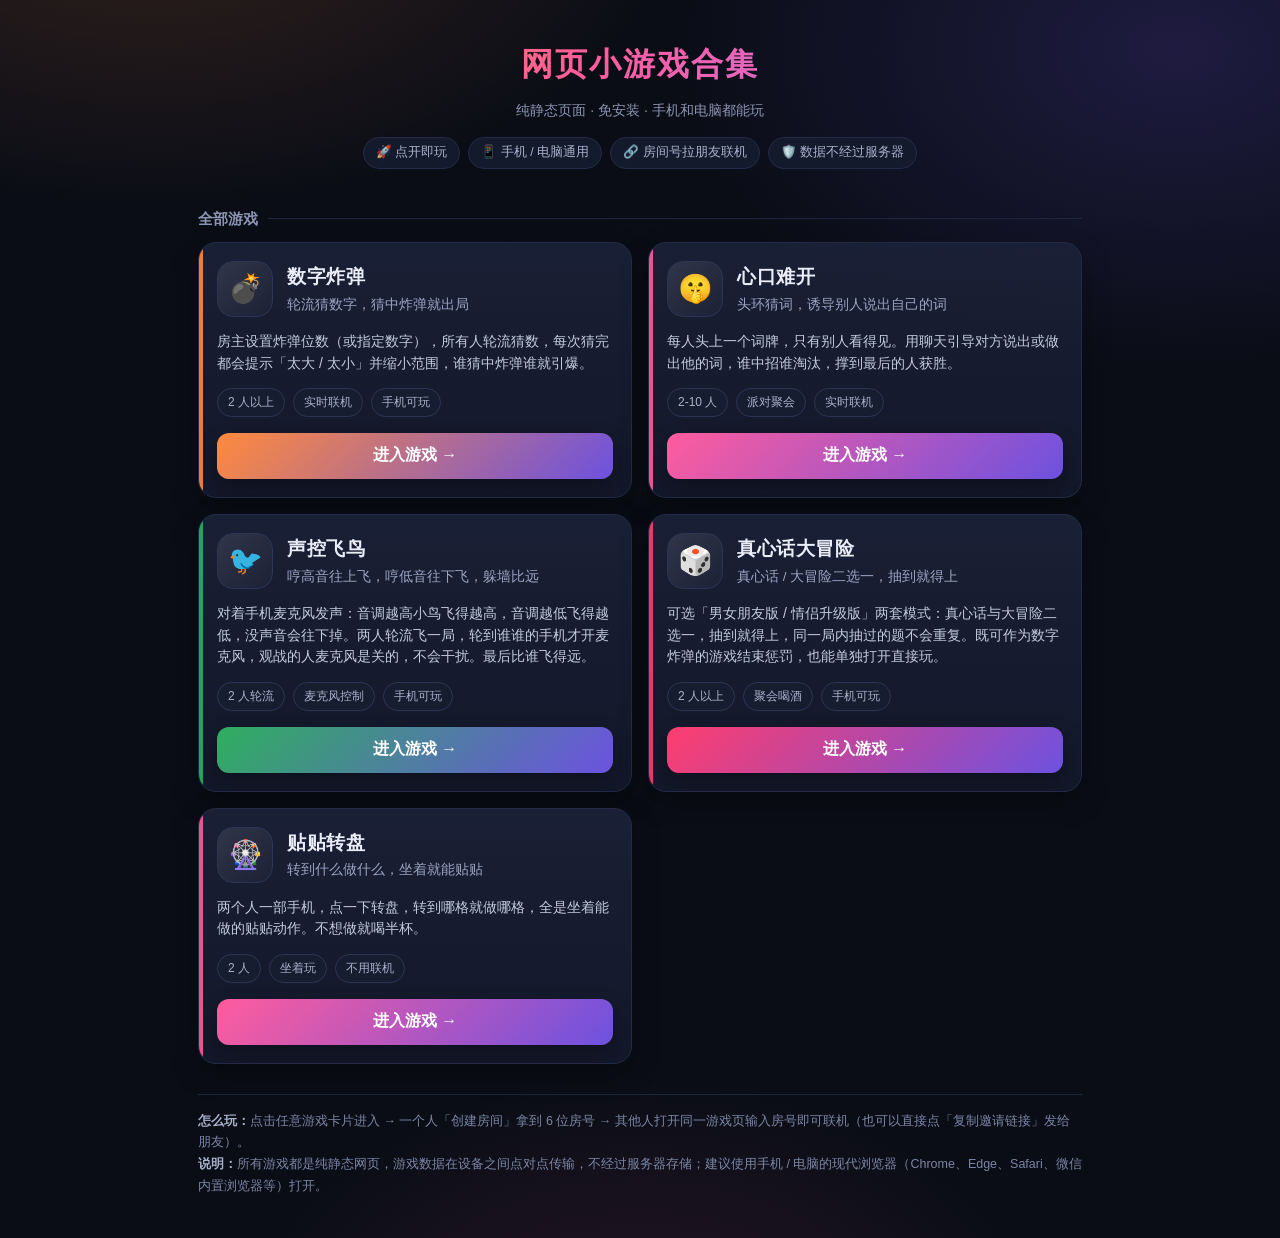
<file: index.html>
<!DOCTYPE html>
<html lang="zh-CN">
<head>
<meta charset="utf-8">
<meta name="viewport" content="width=device-width,initial-scale=1,viewport-fit=cover,user-scalable=no">
<meta name="theme-color" content="#0a0d16">
<meta name="description" content="网页小游戏合集 · 纯静态、免安装、手机电脑都能玩的多人联机小游戏。">
<title>网页小游戏合集</title>
<link rel="icon" href="data:image/svg+xml,%3Csvg xmlns='http://www.w3.org/2000/svg' viewBox='0 0 64 64'%3E%3Crect x='6' y='16' width='52' height='34' rx='8' fill='%231b2238'/%3E%3Crect x='26' y='8' width='12' height='10' rx='3' fill='%23ff8a3d'/%3E%3Cpath d='M22 36h6M25 33v6' stroke='%23ffd54a' stroke-width='4' stroke-linecap='round'/%3E%3Ccircle cx='40' cy='34' r='3' fill='%23ff5c9d'/%3E%3Ccircle cx='46' cy='40' r='3' fill='%237c5cff'/%3E%3C/svg%3E">
<style>
*{box-sizing:border-box;-webkit-tap-highlight-color:transparent}
html,body{margin:0;padding:0;min-height:100%}
body{
  background:#0a0d16;
  background-image:radial-gradient(900px 520px at 12% -8%,rgba(255,138,61,.16),transparent 60%),radial-gradient(820px 520px at 92% 4%,rgba(124,92,255,.18),transparent 62%),radial-gradient(700px 480px at 50% 110%,rgba(255,92,157,.12),transparent 60%);
  color:#e9edf7;
  font:16px/1.55 -apple-system,BlinkMacSystemFont,"Segoe UI","PingFang SC","Hiragino Sans GB","Microsoft YaHei",sans-serif;
  -webkit-text-size-adjust:100%;
}
.wrap{
  max-width:920px;margin:0 auto;
  padding:calc(28px + env(safe-area-inset-top)) 18px calc(40px + env(safe-area-inset-bottom));
}
header.top{text-align:center;padding:12px 0 6px}
header.top h1{
  margin:0;font-size:32px;font-weight:800;letter-spacing:2px;
  background:linear-gradient(120deg,#ff8a3d,#ff5c9d 45%,#a97bff);
  -webkit-background-clip:text;background-clip:text;color:transparent;
}
header.top p{margin:10px 0 0;color:#8b95b2;font-size:14px}
.tips{
  display:flex;gap:8px;justify-content:center;flex-wrap:wrap;margin:16px 0 6px;
}
.tips span{
  font-size:12.5px;color:#a9b2cc;border:1px solid #232b47;background:#131a2c;
  border-radius:999px;padding:5px 12px;
}
h2.section{
  font-size:15px;color:#8b95b2;font-weight:600;margin:26px 0 12px;
  display:flex;align-items:center;gap:10px;
}
h2.section::after{content:"";flex:1;height:1px;background:#1f2740}

.games{display:grid;grid-template-columns:repeat(auto-fill,minmax(320px,1fr));gap:16px}
.game{
  position:relative;display:block;text-decoration:none;color:inherit;
  background:linear-gradient(180deg,rgba(26,32,54,.96),rgba(19,24,42,.96));
  border:1px solid #232b47;border-radius:18px;padding:18px;
  box-shadow:0 10px 28px rgba(0,0,0,.28);
  transition:transform .14s ease,border-color .18s ease,box-shadow .18s ease;
  overflow:hidden;
}
.game::before{
  content:"";position:absolute;inset:0 auto 0 0;width:4px;
  background:var(--accent,#7c5cff);opacity:.9;
}
.game:hover{transform:translateY(-3px);border-color:#33406b;box-shadow:0 16px 36px rgba(0,0,0,.36)}
.game:active{transform:translateY(-1px) scale(.995)}
.game .row1{display:flex;align-items:center;gap:14px}
.game .ico{
  width:56px;height:56px;flex:0 0 auto;border-radius:16px;
  display:flex;align-items:center;justify-content:center;font-size:28px;
  background:linear-gradient(135deg,rgba(255,255,255,.10),rgba(255,255,255,.02));
  border:1px solid #2c3556;
}
.game h3{margin:0;font-size:19px;font-weight:700;letter-spacing:.5px}
.game .tagline{margin:3px 0 0;color:#9aa4c2;font-size:13.5px}
.game .desc{margin:14px 0 0;color:#c3cbdf;font-size:14px}
.game .meta{display:flex;gap:8px;flex-wrap:wrap;margin-top:14px}
.game .meta span{
  font-size:12px;color:#a9b2cc;border:1px solid #2c3556;background:#161d31;
  border-radius:999px;padding:4px 10px;
}
.game .go{
  margin-top:16px;height:46px;border-radius:12px;
  display:flex;align-items:center;justify-content:center;gap:8px;
  font-weight:700;color:#fff;
  background:linear-gradient(135deg,var(--accent,#7c5cff),rgba(124,92,255,.85));
  box-shadow:0 8px 20px rgba(0,0,0,.3);
}
.game.soon{opacity:.55;cursor:not-allowed}
.game.soon .go{background:#2a3352;color:#9aa4c2}
.footnotice{
  margin:30px 0 0;color:#7b86a5;font-size:12.5px;line-height:1.75;
  border-top:1px solid #1f2740;padding-top:16px;
}
.footnotice b{color:#a9b2cc}
@media (max-width:420px){
  .wrap{padding:calc(20px + env(safe-area-inset-top)) 14px calc(30px + env(safe-area-inset-bottom))}
  header.top h1{font-size:27px}
  .games{grid-template-columns:1fr;gap:14px}
  .game{padding:16px}
}
</style>
</head>
<body>
<div class="wrap">
  <header class="top">
    <h1>网页小游戏合集</h1>
    <p>纯静态页面 · 免安装 · 手机和电脑都能玩</p>
    <div class="tips">
      <span>🚀 点开即玩</span>
      <span>📱 手机 / 电脑通用</span>
      <span>🔗 房间号拉朋友联机</span>
      <span>🛡️ 数据不经过服务器</span>
    </div>
  </header>

  <h2 class="section">全部游戏</h2>
  <div class="games" id="games"></div>

  <div class="footnotice">
    <b>怎么玩：</b>点击任意游戏卡片进入 → 一个人「创建房间」拿到 6 位房号 → 其他人打开同一游戏页输入房号即可联机（也可以直接点「复制邀请链接」发给朋友）。<br>
    <b>说明：</b>所有游戏都是纯静态网页，游戏数据在设备之间点对点传输，不经过服务器存储；建议使用手机 / 电脑的现代浏览器（Chrome、Edge、Safari、微信内置浏览器等）打开。
  </div>
</div>

<!-- 游戏清单配置：新增游戏只需修改 games.js -->
<script src="games.js"></script>
<script>
(function () {
  var box = document.getElementById('games');
  var list = window.GAMES || [];

  if (!list.length) {
    box.innerHTML = '<div class="game soon"><h3>清单未加载</h3>' +
      '<p class="desc">未能读取 games.js，请确认它与首页 index.html 在同一目录下。</p></div>';
    return;
  }

  list.forEach(function (g) {
    var a = document.createElement(g.soon ? 'div' : 'a');
    a.className = 'game' + (g.soon ? ' soon' : '');
    if (!g.soon) a.href = g.url;
    if (g.accent) a.style.setProperty('--accent', g.accent);

    var ic = document.createElement('div');
    ic.className = 'ico';
    ic.textContent = g.icon || '🎮';

    var h3 = document.createElement('h3');
    h3.textContent = g.name || '未命名游戏';

    var tg = document.createElement('p');
    tg.className = 'tagline';
    tg.textContent = g.tagline || '';

    var left = document.createElement('div');
    left.style.flex = '1';
    left.appendChild(h3);
    left.appendChild(tg);

    var row1 = document.createElement('div');
    row1.className = 'row1';
    row1.appendChild(ic);
    row1.appendChild(left);
    a.appendChild(row1);

    if (g.desc) {
      var d = document.createElement('p');
      d.className = 'desc';
      d.textContent = g.desc;
      a.appendChild(d);
    }

    if (g.meta && g.meta.length) {
      var m = document.createElement('div');
      m.className = 'meta';
      g.meta.forEach(function (t) {
        var s = document.createElement('span');
        s.textContent = t;
        m.appendChild(s);
      });
      a.appendChild(m);
    }

    var go = document.createElement('div');
    go.className = 'go';
    go.textContent = g.soon ? '即将上线' : '进入游戏 →';
    a.appendChild(go);

    box.appendChild(a);
  });
})();
</script>
</body>
</html>
</file>
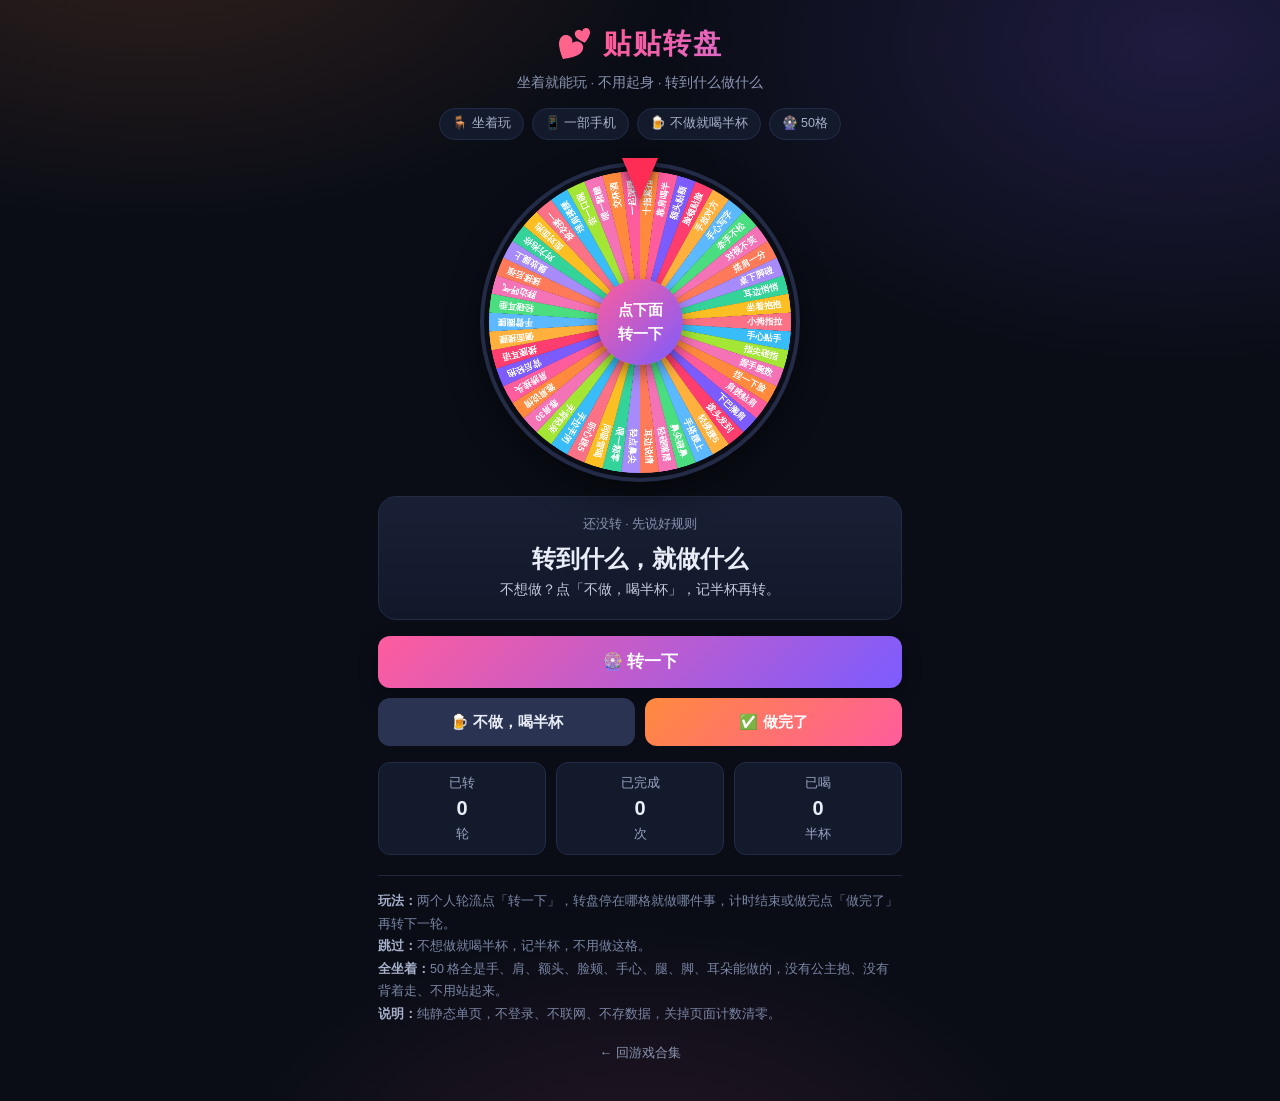
<file: couple-wheel/index.html>
<!DOCTYPE html>
<html lang="zh-CN">
<head>
<meta charset="utf-8">
<meta name="viewport" content="width=device-width,initial-scale=1,viewport-fit=cover,user-scalable=no">
<meta name="theme-color" content="#0a0d16">
<title>贴贴转盘 · 坐着玩</title>
<style>
*{box-sizing:border-box;-webkit-tap-highlight-color:transparent}
html,body{margin:0;padding:0;min-height:100%}
body{background:#0a0d16;background-image:radial-gradient(900px 520px at 12% -8%,rgba(255,138,61,.16),transparent 60%),radial-gradient(820px 520px at 92% 4%,rgba(124,92,255,.18),transparent 62%),radial-gradient(700px 480px at 50% 110%,rgba(255,92,157,.12),transparent 60%);color:#e9edf7;font:16px/1.55 -apple-system,BlinkMacSystemFont,"Segoe UI","PingFang SC","Hiragino Sans GB","Microsoft YaHei",sans-serif}
.wrap{max-width:560px;margin:0 auto;padding:calc(22px + env(safe-area-inset-top)) 18px calc(36px + env(safe-area-inset-bottom));text-align:center}
h1{margin:0;font-size:28px;font-weight:800;letter-spacing:2px;background:linear-gradient(120deg,#ff8a3d,#ff5c9d 45%,#a97bff);-webkit-background-clip:text;background-clip:text;color:transparent}
.sub{margin:8px 0 0;color:#8b95b2;font-size:13.5px}
.chips{display:flex;gap:8px;justify-content:center;flex-wrap:wrap;margin:14px 0 4px}
.chips span{font-size:12.5px;color:#a9b2cc;border:1px solid #232b47;background:#131a2c;border-radius:999px;padding:5px 12px}
.wheel-box{position:relative;width:min(320px,84vw);height:min(320px,84vw);margin:22px auto 8px}
#wheel{width:100%;height:100%;border-radius:50%;box-shadow:0 14px 34px rgba(0,0,0,.45);border:4px solid #232b47;transition:transform 3.2s cubic-bezier(.12,.8,.16,1)}
.pointer{position:absolute;top:-4px;left:50%;transform:translateX(-50%);width:0;height:0;border-left:18px solid transparent;border-right:18px solid transparent;border-top:42px solid #ff2d55;z-index:3;filter:drop-shadow(0 3px 6px rgba(0,0,0,.6))}
.hub{position:absolute;top:50%;left:50%;transform:translate(-50%,-50%);width:86px;height:86px;border-radius:50%;background:linear-gradient(135deg,#ff5c9d,#7c5cff);display:flex;align-items:center;justify-content:center;font-weight:800;font-size:15px;color:#fff;box-shadow:0 8px 20px rgba(0,0,0,.4);z-index:2}
.result{min-height:118px;margin:14px 0 6px;background:linear-gradient(180deg,rgba(26,32,54,.96),rgba(19,24,42,.96));border:1px solid #232b47;border-radius:18px;padding:18px}
.result .label{font-size:12.5px;color:#8b95b2}
.result .action{font-size:24px;font-weight:800;margin:6px 0 2px}
.result .detail{font-size:14px;color:#c3cbdf}
.timer{font-size:42px;font-weight:800;margin:2px 0;color:#ffd54a}
button{border:0;cursor:pointer;font:inherit;font-weight:700;color:#fff;border-radius:12px}
.btn-main{width:100%;height:52px;background:linear-gradient(135deg,#ff5c9d,#7c5cff);font-size:17px;margin-top:10px;box-shadow:0 8px 20px rgba(0,0,0,.3)}
.btn-main:disabled{opacity:.55}
.btn-row{display:flex;gap:10px;margin-top:10px}
.btn-row button{flex:1;height:48px;font-size:15px}
.btn-drink{background:#2a3352;color:#e9edf7}
.btn-done{background:linear-gradient(135deg,#ff8a3d,#ff5c9d)}
.stats{display:flex;gap:10px;margin-top:16px}
.stats div{flex:1;background:#131a2c;border:1px solid #232b47;border-radius:12px;padding:10px 4px;font-size:13px;color:#9aa4c2}
.stats b{display:block;font-size:20px;color:#e9edf7}
.rules{margin:20px 0 0;color:#7b86a5;font-size:12.5px;line-height:1.8;text-align:left;border-top:1px solid #1f2740;padding-top:14px}
.rules b{color:#a9b2cc}
a.back{display:inline-block;margin-top:18px;color:#8b95b2;font-size:13px;text-decoration:none}
.wheel-confetti{position:fixed;inset:0;width:100%;height:100%;pointer-events:none;z-index:80}
</style>
</head>
<body>
<div class="wrap">
  <h1>💕 贴贴转盘</h1>
  <p class="sub">坐着就能玩 · 不用起身 · 转到什么做什么</p>
  <div class="chips"><span>🪑 坐着玩</span><span>📱 一部手机</span><span>🍺 不做就喝半杯</span><span>🎡 50格</span></div>

  <div class="wheel-box">
    <div class="pointer"></div>
    <canvas id="wheel" width="640" height="640"></canvas>
    <div class="hub">点下面<br>转一下</div>
  </div>

  <div class="result" id="result">
    <div class="label">还没转 · 先说好规则</div>
    <div class="action">转到什么，就做什么</div>
    <div class="detail">不想做？点「不做，喝半杯」，记半杯再转。</div>
  </div>

  <button class="btn-main" id="spinBtn" onclick="spin()">🎡 转一下</button>
  <div class="btn-row">
    <button class="btn-drink" id="drinkBtn" onclick="skipDrink()" disabled>🍺 不做，喝半杯</button>
    <button class="btn-done" id="doneBtn" onclick="done()" disabled>✅ 做完了</button>
  </div>

  <div class="stats">
    <div>已转<b id="rounds">0</b>轮</div>
    <div>已完成<b id="dones">0</b>次</div>
    <div>已喝<b id="drinks">0</b>半杯</div>
  </div>

  <div class="rules">
    <b>玩法：</b>两个人轮流点「转一下」，转盘停在哪格就做哪件事，计时结束或做完点「做完了」再转下一轮。<br>
    <b>跳过：</b>不想做就喝半杯，记半杯，不用做这格。<br>
    <b>全坐着：</b>50 格全是手、肩、额头、脸颊、手心、腿、脚、耳朵能做的，没有公主抱、没有背着走、不用站起来。<br>
    <b>说明：</b>纯静态单页，不登录、不联网、不存数据，关掉页面计数清零。
  </div>
  <a class="back" href="../">← 回游戏合集</a>
</div>

<script>
var ACTIONS = [
    {t:"十指紧扣",d:"两个人十指紧扣，坚持 1 分钟，中间不许松开。",s:60},
    {t:"靠肩喝半杯",d:"一个人靠在另一个人肩上，把半杯喝完再起来。",s:0},
    {t:"额头贴额头",d:"额头贴额头，坚持 30 秒，谁先笑谁多喝一口。",s:30},
    {t:"脸颊贴脸颊",d:"脸颊贴脸颊，坚持 30 秒，贴紧了不许躲。",s:30},
    {t:"手放对方腿上",d:"把手轻轻放对方腿上，保持 1 分钟，不许拿开。",s:60},
    {t:"手心写字",d:"一个人在另一个人手心里写一个字，猜对了换人写，猜错喝一口。",s:0},
    {t:"牵手不松到下一轮",d:"从现在起一直牵着手，直到下一轮转完才能松开。",s:0},
    {t:"对视不笑",d:"两个人对视 30 秒，谁先笑谁喝半杯，输的人被捏一下脸颊。",s:30},
    {t:"搭肩一分钟",d:"把手搭在对方肩上，保持 1 分钟，肩膀不许离开。",s:60},
    {t:"桌下脚碰脚",d:"桌子下面脚碰脚，保持 1 分钟，不许躲开。",s:60},
    {t:"耳边悄悄话",d:"凑到对方耳边说一句悄悄话，说完脸颊贴一下。",s:0},
    {t:"坐着抱抱",d:"侧身抱住对方，坚持 30 秒，抱紧了不许松。",s:30},
    {t:"小拇指拉钩",d:"两人小拇指拉钩，说一句「不许反悔」，保持5秒。",s:0},
    {t:"手心贴手心",d:"两人手心贴手心，比谁的手大，保持5秒。",s:0},
    {t:"指尖碰指尖",d:"两人轮流用指尖碰对方指尖，像触电，持续5秒。",s:0},
    {t:"握手腕数心跳",d:"握住对方手腕，数10秒心跳。",s:10},
    {t:"捏一下脸蛋",d:"轻轻捏一下对方脸蛋，看反应。",s:0},
    {t:"肩膀贴肩膀",d:"两人肩膀贴肩膀坐10秒不说话。",s:10},
    {t:"下巴搁肩上",d:"把下巴轻轻搁在对方肩上，停5秒。",s:0},
    {t:"拨头发到耳后",d:"帮对方把头发拨到耳后，动作慢一点。",s:0},
    {t:"轻搂腰5秒",d:"轻轻搂住对方的腰，保持5秒。",s:0},
    {t:"手搭腰上5秒",d:"一只手轻搭对方腰上，保持5秒不说话。",s:0},
    {t:"鼻尖碰鼻尖",d:"两人鼻尖碰鼻尖，停5秒分开。",s:0},
    {t:"轻碰嘴唇一下",d:"用指尖轻碰一下对方嘴唇，碰一下就收回。",s:0},
    {t:"耳边说情话",d:"对着对方耳朵，用最小声音说一句情话。",s:0},
    {t:"轻点鼻尖",d:"用指尖轻点对方鼻尖，说「小笨蛋」。",s:0},
    {t:"喂一颗零食",d:"喂对方吃一颗你手里的零食/葡萄。",s:0},
    {t:"同吸管喝一口",d:"用你的吸管，让对方喝一口你的饮料，保持5秒。",s:0},
    {t:"听心跳5秒",d:"让对方听你心跳，耳朵贴你胸口5秒。",s:0},
    {t:"手拉手闭眼",d:"两人手拉手，闭眼10秒，感受对方。",s:10},
    {t:"手背轻亲一下",d:"轻在对方手背上亲一下，说「谢谢配合」。",s:0},
    {t:"靠肩30秒",d:"把头靠在对方肩膀上，保持30秒，不许躲。",s:30},
    {t:"靠肩说情话",d:"让对方靠在你肩上，你轻轻说一句情话。",s:0},
    {t:"肩膀接头",d:"让对方靠过来，你用肩膀接住他/她的头，保持10秒。",s:10},
    {t:"背后轻抱",d:"从背后轻抱对方，双手搭在腰前数5秒。",s:5},
    {t:"搂腰耳语",d:"轻搂对方腰，在耳边说「你好瘦/好有料」，保持5秒。",s:5},
    {t:"侧面搂腰",d:"轻从侧面搂对方腰，问一句「能搂吗」。",s:0},
    {t:"手臂圈腰",d:"用手臂轻圈对方腰，问「你腰真细/真结实」，保持5秒。",s:5},
    {t:"轻碰耳垂",d:"轻碰一下对方耳垂，碰一下就收回，保持5秒。",s:5},
    {t:"脖边呼气",d:"把脸凑近对方脖子旁边，呼一口气（不碰到），保持5秒。",s:5},
    {t:"揉揉后颈",d:"轻轻揉一下对方后颈，保持5秒。",s:5},
    {t:"腿放腿上",d:"让对方把一只脚的大腿放在自己腿上，保持1分钟。",s:60},
    {t:"对方抱你",d:"让对方抱你一下，你数对方抱了几秒。",s:0},
    {t:"面对面抱",d:"两人面对面轻抱一下，不超5秒，看谁先松手。",s:5},
    {t:"披衣搂一下",d:"把外套披在对方肩上，顺手搂一下，保持5秒。",s:5},
    {t:"埋肩搂腰",d:"轻搂对方腰，把头埋在他/她肩膀上，保持5秒。",s:5},
    {t:"尝一口碗里",d:"让对方尝一口你碗里的东西，用同一双筷子/勺子。",s:0},
    {t:"喂一颗糖",d:"让对方张开嘴，你喂一颗糖进去。",s:0},
    {t:"交杯酒",d:"两人手臂交缠，各喝一口自己的酒，眼睛看着对方。",s:0},
    {t:"一起深呼吸",d:"两人一起做3次深呼吸，看谁先笑。",s:0}
  ];
var COLORS=["#ff8a3d","#ff5c9d","#7c5cff","#ff3d6e","#ffb03d","#5cb8ff","#4ade80","#f472b6","#ff7a59","#a78bfa","#34d399","#fbbf24","#fb7185","#38bdf8","#a3e635","#f472b6"];
var cv=document.getElementById("wheel"),ctx=cv.getContext("2d");
var angle=0,spinning=false,timerId=null,left=0,rounds=0,dones=0,drinks=0,current=-1;
function draw(){
  var cx=320,cy=320,r=310;
  ctx.clearRect(0,0,640,640);
  var N=ACTIONS.length;
  for(var i=0;i<N;i++){
    var step=Math.PI*2/N;
    var a0=i*step-Math.PI/2,a1=a0+step;
    ctx.beginPath();ctx.moveTo(cx,cy);ctx.arc(cx,cy,r,a0,a1);ctx.closePath();
    ctx.fillStyle=COLORS[i%COLORS.length];ctx.fill();
    ctx.save();ctx.translate(cx,cy);ctx.rotate(a0+step/2);
    ctx.fillStyle="#fff";ctx.font="bold 18px sans-serif";ctx.textAlign="right";ctx.textBaseline="middle";
    var label=ACTIONS[i].t.replace(/\s/g,"");label=label.length>4?label.slice(0,4):label;
    ctx.fillText(label,r-18,0);ctx.restore();
  }
  ctx.beginPath();ctx.arc(cx,cy,58,0,Math.PI*2);ctx.fillStyle="#0a0d16";ctx.fill();
}
draw();

function launchConfetti(){
  var old=document.querySelector('.wheel-confetti');if(old&&old.parentNode)old.parentNode.removeChild(old);
  var cv=document.createElement('canvas');cv.className='wheel-confetti';
  cv.width=window.innerWidth;cv.height=window.innerHeight;document.body.appendChild(cv);
  var ctx=cv.getContext('2d');var W=cv.width,H=cv.height,N=120,parts=[],i;
  for(i=0;i<N;i++){parts.push({x:Math.random()*W,y:-20-Math.random()*220,w:6+Math.random()*7,h:8+Math.random()*8,vy:2.2+Math.random()*3.2,vx:-1.2+Math.random()*2.4,rot:Math.random()*Math.PI*2,vr:-0.12+Math.random()*0.24,color:COLORS[Math.floor(Math.random()*COLORS.length)],round:Math.random()<0.35});}
  var t0=Date.now(),DUR=2800;
  (function frame(){var el=Date.now()-t0;
    if(el>=DUR||!cv.parentNode){if(cv.parentNode)cv.parentNode.removeChild(cv);return;}
    ctx.clearRect(0,0,W,H);ctx.globalAlpha=el>DUR-800?Math.max(0,(DUR-el)/800):1;
    for(i=0;i<N;i++){var p=parts[i];p.y+=p.vy;p.x+=p.vx+Math.sin((el/300)+i)*0.6;p.rot+=p.vr;
      if(p.y>H+30){p.y=-20;p.x=Math.random()*W;}
      ctx.save();ctx.translate(p.x,p.y);ctx.rotate(p.rot);ctx.fillStyle=p.color;
      if(p.round){ctx.beginPath();ctx.arc(0,0,p.w/2,0,Math.PI*2);ctx.fill();}else ctx.fillRect(-p.w/2,-p.h/2,p.w,p.h);
      ctx.restore();}
    ctx.globalAlpha=1;requestAnimationFrame(frame);})();
}
function fmt(s){return Math.floor(s/60)+":"+String(s%60).padStart(2,"0");}
function showResult(i){
  current=i;var a=ACTIONS[i];
  var html='<div class="label">第 '+(rounds+1)+' 轮 · 转到了</div><div class="action">'+a.t+'</div><div class="detail">'+a.d+'</div>';
  if(a.s>0){left=a.s;html+='<div class="timer" id="timer">'+fmt(left)+'</div>';
    clearInterval(timerId);
    timerId=setInterval(function(){left--;var el=document.getElementById("timer");if(el)el.textContent=fmt(Math.max(left,0));if(left<=0){clearInterval(timerId);if(el)el.textContent="⏰ 时间到！";}},1000);
  }
  document.getElementById("result").innerHTML=html;
  launchConfetti();
  document.getElementById("drinkBtn").disabled=false;
  document.getElementById("doneBtn").disabled=false;
}
function spin(){
  if(spinning)return;spinning=true;clearInterval(timerId);
  document.getElementById("spinBtn").disabled=true;
  document.getElementById("drinkBtn").disabled=true;
  document.getElementById("doneBtn").disabled=true;
  document.getElementById("result").innerHTML='<div class="label">转盘转起来了…</div><div class="action">等它停下来</div><div class="detail">转到什么，就做什么。</div>';
  var N=ACTIONS.length;
  var target=Math.floor(Math.random()*N);
  // pointer at top (-90deg). Segment i centre is at i*(360/N)+(360/N)/2. Rotate so target centre lands at top.
  var seg=360/N;
  var base=360*5+(360-(target*seg+seg/2));
  angle+=base;
  cv.style.transform="rotate("+angle+"deg)";
  setTimeout(function(){
    spinning=false;rounds++;
    document.getElementById("rounds").textContent=rounds;
    // 转完不放开转一下，必须先选喝半杯/做完了
    showResult(target);
  },3300);
}
function skipDrink(){
  if(current<0)return;clearInterval(timerId);drinks++;
  document.getElementById("drinks").textContent=drinks;
  document.getElementById("result").innerHTML='<div class="label">跳过了「'+ACTIONS[current].t+'」</div><div class="action">🍺 喝半杯</div><div class="detail">喝完点「转一下」，继续下一轮。</div>';
  current=-1;
  document.getElementById("drinkBtn").disabled=true;
  document.getElementById("doneBtn").disabled=true;
  document.getElementById("spinBtn").disabled=false;
}
function done(){
  if(current<0)return;clearInterval(timerId);dones++;
  document.getElementById("dones").textContent=dones;
  document.getElementById("result").innerHTML='<div class="label">完成了「'+ACTIONS[current].t+'」</div><div class="action">✅ 已完成</div><div class="detail">点「转一下」，继续下一轮。</div>';
  current=-1;
  document.getElementById("drinkBtn").disabled=true;
  document.getElementById("doneBtn").disabled=true;
  document.getElementById("spinBtn").disabled=false;
}
</script>
</body>
</html>
</file>
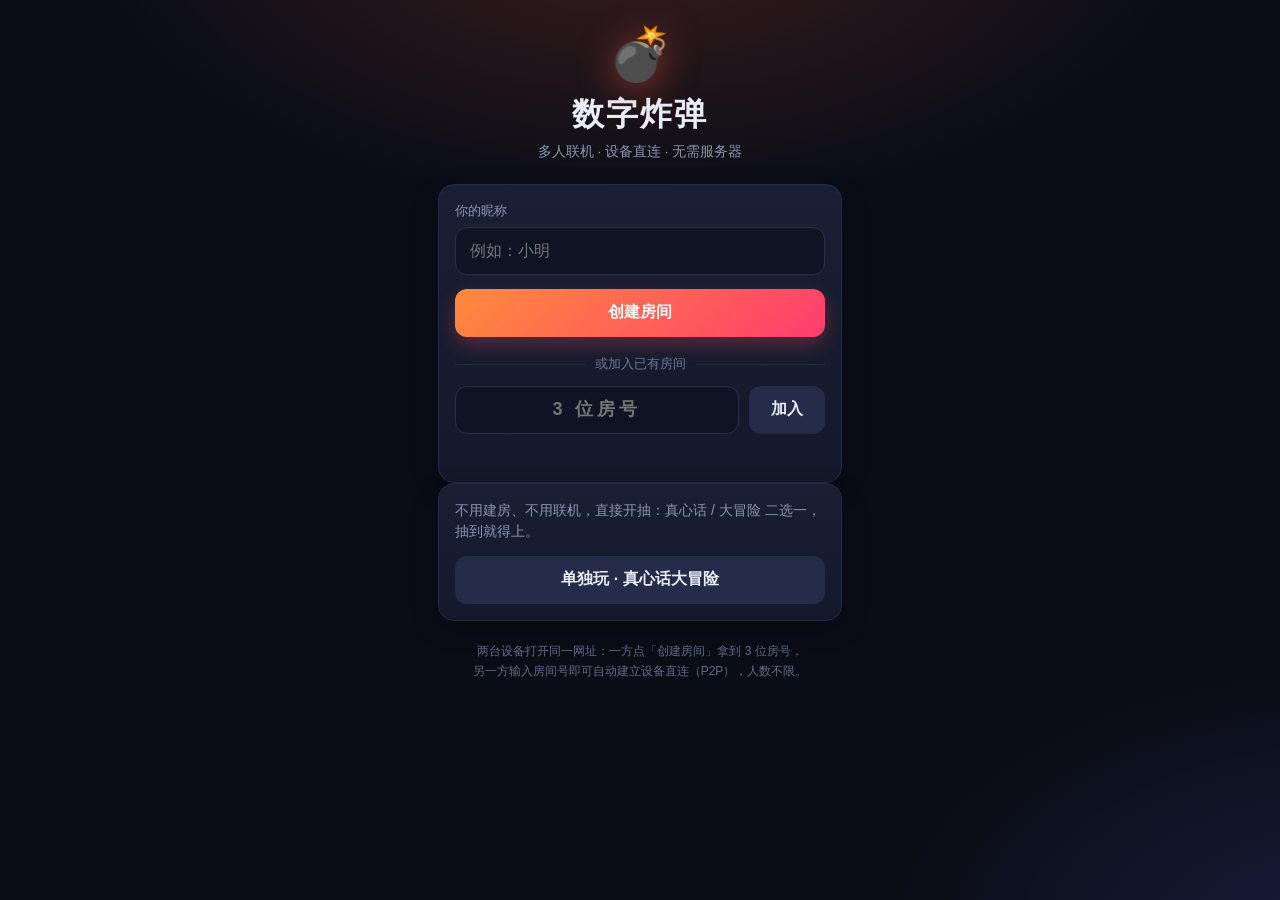
<file: number-bomb/index.html>
<!DOCTYPE html>
<html lang="zh-CN">
<head>
<meta charset="utf-8">
<meta name="viewport" content="width=device-width,initial-scale=1,viewport-fit=cover,user-scalable=no">
<meta name="theme-color" content="#0a0d16">
<meta name="description" content="数字炸弹 · 多人联机网页游戏，基于 WebRTC 设备直连，无需服务器存游戏数据。">
<title>数字炸弹 · 多人联机</title>
<link rel="icon" href="data:image/svg+xml,%3Csvg xmlns='http://www.w3.org/2000/svg' viewBox='0 0 64 64'%3E%3Ccircle cx='30' cy='38' r='22' fill='%23141a2b'/%3E%3Crect x='26' y='6' width='9' height='11' rx='3' fill='%23838ea1'/%3E%3Cpath d='M35 8q11-6 17 5' stroke='%23ff8a3d' stroke-width='5' fill='none' stroke-linecap='round'/%3E%3C/svg%3E">
<style>
*{box-sizing:border-box;-webkit-tap-highlight-color:transparent}
html{height:100%}
body{
  height:100%;margin:0;overflow:hidden;
  background:#0a0d16;
  background-image:radial-gradient(900px 480px at 50% -10%,rgba(255,95,60,.20),transparent 62%),radial-gradient(760px 460px at 105% 105%,rgba(95,115,255,.16),transparent 60%);
  color:#e9edf7;
  font:16px/1.5 -apple-system,BlinkMacSystemFont,"Segoe UI","PingFang SC","Hiragino Sans GB","Microsoft YaHei",sans-serif;
  -webkit-text-size-adjust:100%;
}
input,button,select{font-family:inherit;font-size:16px}
.hidden{display:none !important}
.muted{color:#8b95b2;font-size:14px;margin:6px 0}
.hint{color:#7b86a5;font-size:12.5px;line-height:1.6;margin:10px 0 0}
h1,h2,h3{margin:0}
h2{font-size:16px;margin-bottom:10px}

/* ---------- 通用组件 ---------- */
.card{
  background:linear-gradient(180deg,rgba(26,32,54,.95),rgba(20,25,43,.95));
  border:1px solid #232b47;border-radius:16px;padding:16px;
  box-shadow:0 8px 24px rgba(0,0,0,.25);
}
.btn{
  border:0;border-radius:12px;height:48px;padding:0 18px;
  background:#242c49;color:#e9edf7;font-weight:600;cursor:pointer;
  transition:transform .12s ease,filter .12s ease,opacity .12s ease;
  display:inline-flex;align-items:center;justify-content:center;white-space:nowrap;
}
.btn:active{transform:scale(.97)}
.btn.primary{background:linear-gradient(135deg,#ff8a3d,#ff3d6e);color:#fff;box-shadow:0 8px 20px rgba(255,80,90,.28)}
.btn.block{width:100%;margin-top:14px}
.btn:disabled{opacity:.42;cursor:not-allowed;box-shadow:none}
.btn-row{display:flex;gap:10px;margin-top:14px}
.btn-row .btn{flex:1 1 0;padding:0 10px}
input[type=text],input[type=number],input:not([type]){
  width:100%;height:48px;border-radius:12px;border:1px solid #28304d;
  background:#0f1424;color:#e9edf7;padding:0 14px;outline:none;
  transition:border-color .15s ease;
}
input:focus{border-color:#ff6b3d}
input:disabled{opacity:.5}
label.field{display:block;margin-bottom:14px}
label.field>span{display:block;font-size:13px;color:#8b95b2;margin-bottom:6px}
.mini{
  border:1px solid #2c3556;background:#1b2238;color:#c8d1e6;
  border-radius:9px;height:30px;padding:0 10px;font-size:12.5px;cursor:pointer;
}
.mini.ghost{background:transparent}
.pill{
  border:1px solid #2c3556;background:#161c30;color:#c8d1e6;border-radius:999px;
  height:38px;padding:0 14px;font-size:14px;cursor:pointer;
}
.pill.on{background:linear-gradient(135deg,#ff8a3d,#ff3d6e);border-color:transparent;color:#fff;font-weight:600}
.pills{display:flex;flex-wrap:wrap;gap:8px;margin:8px 0 2px}
.seg{display:flex;background:#0f1424;border:1px solid #28304d;border-radius:12px;padding:4px;margin-bottom:14px}
.seg-btn{
  flex:1 1 0;border:0;background:transparent;color:#8b95b2;height:38px;
  border-radius:9px;cursor:pointer;font-size:14.5px;
}
.seg-btn.on{background:#242c49;color:#fff;font-weight:600}

/* ---------- 首页 ---------- */
.screen{display:none;height:100%}
.screen.active{display:flex;flex-direction:column}
#screen-home{overflow-y:auto}
.home-wrap{margin:auto;width:100%;max-width:440px;padding:28px 18px calc(28px + env(safe-area-inset-bottom))}
.brand{text-align:center;margin-bottom:22px}
.logo{font-size:52px;line-height:1;filter:drop-shadow(0 6px 18px rgba(255,90,60,.5))}
.brand h1{font-size:28px;margin:10px 0 4px;letter-spacing:2px}
.brand p{color:#8b95b2;font-size:13.5px;margin:0}
.or{display:flex;align-items:center;gap:10px;color:#6d7796;font-size:12.5px;margin:18px 0 12px}
.or::before,.or::after{content:"";flex:1 1 auto;height:1px;background:#232b47}
.join-row{display:flex;gap:10px}
.join-row input{flex:1 1 auto;letter-spacing:4px;font-size:18px;text-align:center;font-weight:600}
.join-row .btn{flex:0 0 auto;padding:0 22px}
.tip{color:#ffb020;font-size:13px;min-height:20px;margin:12px 0 0;text-align:center}
.foot-note{text-align:center;color:#5f6a88;font-size:12px;margin-top:20px;line-height:1.7}

/* ---------- 房间页 ---------- */
#screen-room{flex-direction:column;overflow:hidden}
.topbar{
  flex:0 0 auto;display:flex;align-items:center;justify-content:space-between;gap:10px;
  padding:10px 12px;padding-top:calc(10px + env(safe-area-inset-top));
  background:rgba(13,17,32,.94);border-bottom:1px solid #1e2540;backdrop-filter:blur(8px);
}
.room-code-box{display:flex;align-items:center;gap:8px;min-width:0}
.room-code-box .lb{font-size:11.5px;color:#7b86a5}
.room-code-box .code{
  font-size:20px;font-weight:700;letter-spacing:3px;
  background:linear-gradient(135deg,#ffb020,#ff5a3d);
  -webkit-background-clip:text;background-clip:text;color:transparent;
}
.me-box{display:flex;align-items:center;gap:8px;min-width:0}
.badge{
  background:#242c49;border-radius:8px;padding:3px 8px;font-size:13px;font-weight:700;color:#ffb020;
}
.me-name{font-size:13px;color:#c3cbdd;max-width:76px;overflow:hidden;text-overflow:ellipsis;white-space:nowrap}

/* 玩家条 */
.players{
  flex:0 0 auto;display:flex;gap:8px;overflow-x:auto;overflow-y:hidden;
  padding:10px 12px;background:rgba(11,15,28,.85);border-bottom:1px solid #1e2540;
  -webkit-overflow-scrolling:touch;scrollbar-width:thin;
}
.players::-webkit-scrollbar{height:5px}
.players::-webkit-scrollbar-thumb{background:#2b3453;border-radius:4px}
.pcard{
  flex:0 0 auto;min-width:112px;max-width:170px;padding:8px 10px;border-radius:13px;
  background:#151b2e;border:1px solid #242c47;transition:border-color .18s ease,box-shadow .18s ease;
}
.pcard.active{border-color:#ff6b3d;box-shadow:0 0 0 2px rgba(255,107,61,.22);background:#20182a}
.pcard.offline{opacity:.42}
.pcard .pname{display:flex;align-items:center;gap:5px;font-size:13px;font-weight:600}
.pcard .pname b{color:#ffb020;font-size:12.5px}
.pcard .pname .nm{overflow:hidden;text-overflow:ellipsis;white-space:nowrap;max-width:82px}
.pcard .pname .you{font-style:normal;font-size:10px;background:#2b3453;color:#9fb0d6;border-radius:6px;padding:1px 5px}
.pcard .turnflag{font-size:10.5px;color:#ff8a3d;margin-left:auto;white-space:nowrap}
.chips{display:flex;flex-wrap:wrap;gap:4px;margin-top:7px;max-height:70px;overflow-y:auto}
.chip{font-size:11px;padding:1.5px 6px;border-radius:7px;background:#242c49;color:#c3cbdd}
.chip.empty{background:transparent;color:#4e5878;padding-left:0}

/* 主区 */
.main{
  flex:1 1 auto;min-height:0;overflow-y:auto;padding:12px 12px calc(16px + env(safe-area-inset-bottom));
  display:flex;flex-direction:column;gap:12px;-webkit-overflow-scrolling:touch;
}
.main>.card{flex:0 0 auto}
.turn-card{background:linear-gradient(135deg,rgba(255,138,61,.16),rgba(255,61,110,.10)),linear-gradient(180deg,#1a2036,#141a2c)}
.turn-card.mine{border-color:#ff6b3d;box-shadow:0 0 0 2px rgba(255,107,61,.2)}
.turn-title{font-size:19px;font-weight:700;letter-spacing:.5px}
.turn-card.mine .turn-title{color:#ffb020}
.turn-sub{margin-top:8px;font-size:13.5px;color:#a9b3cc}
.turn-sub b{color:#ff8a3d}
.guess-row{display:flex;gap:10px}
.guess-row input{flex:1 1 auto;text-align:center;font-size:19px;font-weight:600;letter-spacing:2px}
.guess-row .btn{flex:0 0 auto;padding:0 24px}
.big{font-size:19px;color:#ffb020}
.over-card{text-align:center}
.over-card .boom{font-size:44px;line-height:1;filter:drop-shadow(0 6px 16px rgba(255,90,60,.5))}
.over-card h2{margin:10px 0 8px;font-size:20px}
.over-line{font-size:15.5px;margin:0}
.hist{list-style:none;margin:0;padding:0;display:flex;flex-direction:column;gap:8px}
.hist li{display:flex;align-items:center;gap:10px;font-size:14px;padding:7px 10px;background:#141a2c;border-radius:10px}
.hist .hn{color:#a9b3cc;font-size:13px;flex:1 1 auto;overflow:hidden;text-overflow:ellipsis;white-space:nowrap}
.hist .hv{color:#fff}
.tag{font-size:11.5px;border-radius:7px;padding:1.5px 7px;flex:0 0 auto}
.tag.low{background:rgba(65,140,255,.18);color:#79b0ff}
.tag.high{background:rgba(255,176,32,.18);color:#ffc65c}
.tag.boom{background:rgba(255,61,110,.2);color:#ff7a9c}

/* 弹窗 / toast */
.modal{position:fixed;inset:0;z-index:50;display:flex;align-items:center;justify-content:center;padding:20px}
.modal-mask{position:absolute;inset:0;background:rgba(5,8,16,.72);backdrop-filter:blur(3px)}
.modal-card{
  position:relative;width:100%;max-width:380px;text-align:center;
  background:linear-gradient(180deg,#1c2340,#141a2c);border:1px solid #2c3556;
  border-radius:20px;padding:24px 20px;box-shadow:0 20px 50px rgba(0,0,0,.5);
  animation:pop .22s ease;
}
@keyframes pop{from{transform:scale(.92);opacity:0}to{transform:scale(1);opacity:1}}
.modal-card .boom{font-size:48px;line-height:1;filter:drop-shadow(0 6px 16px rgba(255,90,60,.55))}
.modal-card h2{margin:12px 0 10px;font-size:21px}
.modal-card .over-line{font-size:15.5px;margin:0 0 6px}
.modal-card .btn-row{margin-top:18px}
.toast{
  position:fixed;left:50%;bottom:calc(28px + env(safe-area-inset-bottom));transform:translateX(-50%);
  z-index:80;max-width:86vw;padding:11px 18px;border-radius:12px;
  background:rgba(35,44,73,.97);border:1px solid #3a4470;color:#e9edf7;
  font-size:14px;text-align:center;box-shadow:0 10px 30px rgba(0,0,0,.4);
}

/* ---------- 真心话大冒险 ---------- */
.switch-row{display:flex;align-items:center;justify-content:space-between;gap:12px}
.switch-row .lb{font-size:14.5px;font-weight:600;color:#e9edf7}
.switch-row .sd{font-size:12.5px;color:#7b86a5;margin-top:4px;line-height:1.5}
.switch{position:relative;flex:0 0 auto;width:48px;height:28px;border-radius:999px;background:#242c49;
  border:1px solid #2c3556;cursor:pointer;transition:background .18s ease,border-color .18s ease}
.switch::after{content:"";position:absolute;top:4px;left:4px;width:20px;height:20px;border-radius:50%;
  background:#8b95b2;transition:transform .18s ease,background .18s ease}
.switch.on{background:linear-gradient(135deg,#ff8a3d,#ff3d6e);border-color:transparent}
.switch.on::after{transform:translateX(20px);background:#fff}
/* 游戏结束惩罚设置：内嵌在「设置炸弹」卡片内、开始游戏按钮上方（开关关闭时模式区不渲染、不占位） */
.penalty-box{margin-top:16px;padding-top:14px;border-top:1px solid #232b47}
.penalty-box .pills{margin:12px 0 0}
.pills-2{display:flex;gap:8px}
.pills-2 .pill{flex:1 1 0;min-width:0;padding:0 8px;white-space:nowrap;text-align:center}
.penalty-tip{margin:12px 0 0;font-size:13px;color:#ffb020;letter-spacing:.5px}
.pick-card{padding:18px 16px}
.pick-card h2{font-size:16px;text-align:center;color:#c8d1e6;margin-bottom:14px;letter-spacing:.5px}
.pick-btn{width:100%;height:64px;font-size:20px;font-weight:700;border-radius:14px;letter-spacing:2px}
.pick-btn + .pick-btn{margin-top:12px}
.pick-btn.dare{background:linear-gradient(135deg,#ff8a3d,#ff3d6e);color:#fff;box-shadow:0 8px 22px rgba(255,80,90,.3)}
.pick-btn.truth{background:#242c49;color:#e9edf7}
.q-card{text-align:center;padding:26px 20px;background:linear-gradient(180deg,#1c2340,#141a2c);
  border:1px solid #2c3556;border-radius:20px;box-shadow:0 12px 34px rgba(0,0,0,.4);animation:pop .22s ease}
.q-kicker{display:inline-block;font-size:12.5px;font-weight:700;letter-spacing:2px;border-radius:999px;
  padding:4px 12px;margin-bottom:18px}
.q-kicker.truth{background:rgba(255,138,61,.16);color:#ffb020;border:1px solid #45331f}
.q-kicker.dare{background:rgba(65,140,255,.16);color:#79b0ff;border:1px solid #26375c}
.q-text{font-size:21px;line-height:1.85;font-weight:600;color:#fff;letter-spacing:.5px;word-break:break-word}
.q-foot{margin-top:18px;font-size:12px;color:#6d7796}
.drink-banner{margin-top:14px;background:rgba(255,138,61,.16);border:1px solid #ff8a3d;border-radius:14px;padding:14px;text-align:center}
.drink-banner b{font-size:19px;color:#ffb020}
.drink-banner p{margin:6px 0 0;font-size:13px;color:#c8d1e6}
.skip-note{text-align:center;font-size:12.5px;color:#8b95b2;margin-top:10px}
.tada-wrap{margin:auto;width:100%;max-width:520px;display:flex;flex-direction:column;gap:12px}
.tada-layer{position:fixed;inset:0;z-index:70;display:flex;padding:20px;background:rgba(5,8,16,.86);
  backdrop-filter:blur(4px);overflow-y:auto;animation:pop .2s ease}
.tada-layer.hidden{display:none}
.tada-head{text-align:center;font-size:17px;font-weight:700;letter-spacing:.5px;color:#ffb020;line-height:1.6}
.tada-head b{color:#fff}
/* ---------- 大转盘（融合版，居中页只留转盘+按钮+一行结果） ---------- */
.wheel-wrap{margin:auto;width:100%;max-width:520px;display:flex;flex-direction:column;align-items:center;gap:14px;background:#0b0f1c;border:1px solid #232b47;border-radius:20px;padding:20px 16px;box-shadow:0 14px 34px rgba(0,0,0,.5)}
.wheel-box{position:relative;width:min(320px,84vw);height:min(320px,84vw)}
.wheel-canvas{width:100%;height:100%;border-radius:50%;box-shadow:0 14px 34px rgba(0,0,0,.45);border:4px solid #232b47}
.wheel-pointer{position:absolute;top:-4px;left:50%;transform:translateX(-50%);width:0;height:0;border-left:18px solid transparent;border-right:18px solid transparent;border-top:42px solid #ff2d55;z-index:3;filter:drop-shadow(0 3px 6px rgba(0,0,0,.6))}
.wheel-result{min-height:56px;width:100%;text-align:center;font-size:17px;line-height:1.7;color:#e9edf7}
.wheel-result b{color:#ffb020}
.wheel-result-empty{min-height:56px}
.wheel-btns{display:flex;gap:10px;width:100%}
.wheel-btns .btn{flex:1;white-space:nowrap;padding:0 6px;font-size:14px}
.wheel-confetti{position:fixed;inset:0;width:100%;height:100%;pointer-events:none;z-index:80}
@media (min-width:760px){.q-text{font-size:23px}}

/* 桌面端微调 */
@media (min-width:760px){
  .main{max-width:760px;width:100%;margin:0 auto;padding-left:20px;padding-right:20px}
  .players{padding-left:calc(50% - 360px);padding-right:calc(50% - 360px)}
  .topbar{padding-left:calc(50% - 368px);padding-right:calc(50% - 368px)}
  .brand h1{font-size:32px}
}
</style>
</head>
<body>

<div id="app">

  <!-- ============ 首页 ============ -->
  <section id="screen-home" class="screen active">
    <div class="home-wrap">
      <div class="brand">
        <div class="logo">💣</div>
        <h1>数字炸弹</h1>
        <p>多人联机 · 设备直连 · 无需服务器</p>
      </div>

      <div class="card">
        <label class="field">
          <span>你的昵称</span>
          <input id="input-name" type="text" maxlength="10" placeholder="例如：小明" autocomplete="off">
        </label>

        <button class="btn primary block" data-action="create" style="margin-top:0">创建房间</button>

        <div class="or"><span>或加入已有房间</span></div>

        <div class="join-row">
          <input id="input-code" type="text" inputmode="numeric" maxlength="3" placeholder="3 位房号" autocomplete="off">
          <button class="btn" data-action="join">加入</button>
        </div>

        <p id="home-tip" class="tip"></p>
      </div>

      <div class="card">
        <p class="muted" style="margin:0 0 14px">不用建房、不用联机，直接开抽：真心话 / 大冒险 二选一，抽到就得上。</p>
        <button class="btn block" data-action="solo-tada" style="margin-top:0">单独玩 · 真心话大冒险</button>
      </div>

      <p class="foot-note">
        两台设备打开同一网址：一方点「创建房间」拿到 3 位房号，<br>
        另一方输入房间号即可自动建立设备直连（P2P），人数不限。
      </p>
    </div>
  </section>

  <!-- ============ 房间 ============ -->
  <section id="screen-room" class="screen">
    <header class="topbar">
      <div class="room-code-box">
        <span class="lb">房间号</span>
        <span id="room-code" class="code">------</span>
        <button class="mini" data-action="copy-code">复制</button>
      </div>
      <div class="me-box">
        <span id="my-badge" class="badge">#-</span>
        <span id="my-name-view" class="me-name">我</span>
        <button class="mini ghost" data-action="leave">退出</button>
      </div>
    </header>

    <div id="players" class="players"></div>
    <main id="main" class="main"></main>
  </section>

  <!-- ============ 单独玩 · 真心话大冒险 ============ -->
  <section id="screen-tada" class="screen">
    <header class="topbar">
      <div class="room-code-box">
        <span class="lb">玩法</span>
        <span class="code" style="font-size:17px;letter-spacing:1px">真心话大冒险</span>
      </div>
      <div class="me-box">
        <button class="mini ghost" data-action="solo-exit">退出</button>
      </div>
    </header>
    <main id="tada-main" class="main"></main>
  </section>

</div>

<div id="modal" class="modal hidden">
  <div class="modal-mask" data-action="close-modal"></div>
  <div class="modal-card" id="modal-card"></div>
</div>

<div id="toast" class="toast hidden"></div>

<!-- 页内全屏「真心话大冒险」层（联机惩罚用，不跳转页面） -->
<div id="tada-layer" class="tada-layer hidden"></div>

<!-- PeerJS：优先使用本地 vendor 文件，失败时自动回退 CDN -->
<script src="vendor/peerjs.min.js"></script>
<!-- 真心话大冒险：题库 + 抽题算法（与独立版共用同一份数据源，缺失时不影响数字炸弹本体） -->
<script src="truth-dare.js"></script>
<script>
(function () {
  if (typeof window.Peer === 'function') { window.__peerReady = true; return; }
  var urls = [
    'https://unpkg.com/peerjs@1.5.4/dist/peerjs.min.js',
    'https://cdn.jsdelivr.net/npm/peerjs@1.5.4/dist/peerjs.min.js'
  ];
  var i = 0;
  (function next() {
    if (i >= urls.length) return;
    var s = document.createElement('script');
    s.src = urls[i++];
    s.onload = function () { window.__peerReady = true; };
    s.onerror = next;
    document.head.appendChild(s);
  })();
})();
</script>

<script>
/* =====================================================================
   数字炸弹 · 多人联机   (纯前端 / WebRTC P2P / 房主权威节点)
   消息协议：
     客户端 -> 房主 : {t:'join', name} | {t:'guess', value}
     房主 -> 客户端 : {t:'welcome', num, code} | {t:'state', state} | {t:'toast', msg}
   ===================================================================== */
(function () {
  'use strict';

  /* ---------------- 工具 ---------------- */
  function $(id) { return document.getElementById(id); }
  function rand6() {
    var s = '';
    for (var i = 0; i < 3; i++) s += Math.floor(Math.random() * 10);
    return s;
  }
  function digitsOnly(v) { return String(v == null ? '' : v).replace(/[^0-9]/g, ''); }
  /* 严格解析猜测值：只接受纯数字（可含首尾空白）；空值、负数、小数、含其它字符一律返回 NaN */
  function parseIntStrict(v) {
    var s = String(v == null ? '' : v).trim();
    if (!/^[0-9]+$/.test(s)) return NaN;
    var n = parseInt(s, 10);
    return isFinite(n) ? n : NaN;
  }
  /* 猜测值必须落在当前可猜闭区间 [range.min, range.max] 内（含边界） */
  function inGuessRange(v, range) {
    return !!(range && isFinite(range.min) && isFinite(range.max) &&
      range.min <= range.max && v >= range.min && v <= range.max);
  }
  function esc(v) {
    return String(v == null ? '' : v).replace(/[&<>"']/g, function (c) {
      return { '&': '&amp;', '<': '&lt;', '>': '&gt;', '"': '&quot;', "'": '&#39;' }[c];
    });
  }
  function clampName(v) {
    return String(v == null ? '' : v).replace(/[\s\u0000-\u001f]+/g, ' ').trim().slice(0, 10);
  }
  function pow10(n) { return Math.pow(10, n); }

  /* ---------------- 全局状态 ---------------- */
  var S = {
    role: null,        // 'host' | 'client'
    peer: null,
    code: '',
    myNum: 0,
    myName: '',
    host: null,        // 房主侧权威状态
    bomb: null,        // 房主侧：炸弹真实数值（不下发给其他人）
    pub: null,         // 当前渲染用的公开状态（房主与客户端统一）
    conns: {},         // 房主：peerId -> {conn, num}
    hostConn: null,    // 客户端：到房主的连接
    lastPhase: null,
    busy: false,
    tadaDeck: null,    // 房主侧：本轮联机真心话大冒险的抽题器（房主抽题，P2P 同步）
    wheelPrevAngle: 0,  // 大转盘：上次渲染已转到的累计角度（防重渲染跳变）
    wheelPrevTarget: -1, // 大转盘：上次渲染的目标格
    wheelConfettiFor: -1, // 大转盘：已撒花的那一格（每格只撒一次）
    wheelTimer: null,   // 房主侧：转盘转完后置 wheelDone 的定时器
    // 单独玩 · 真心话大冒险（不建房、不联机）
    solo: { mode: null, deck: null, kind: null, text: '', cat: '', drawn: 0 },
    inputCache: { 'input-guess': '', 'input-bomb': '' },
    toastTimer: null
  };
  window.__DBG = S;  // 供自动化测试读取内部状态（房主本身即为权威，无安全影响）

  /* ---------------- 提示 ---------------- */
  function tip(msg) { var el = $('home-tip'); if (el) el.textContent = msg || ''; }
  function toast(msg) {
    var el = $('toast');
    if (!el) return;
    el.textContent = msg;
    el.classList.remove('hidden');
    if (S.toastTimer) clearTimeout(S.toastTimer);
    S.toastTimer = setTimeout(function () { el.classList.add('hidden'); }, 2400);
  }
  function openModal(html) { $('modal-card').innerHTML = html; $('modal').classList.remove('hidden'); }
  function closeModal() { $('modal').classList.add('hidden'); }

  /* ---------------- 房主状态 ---------------- */
  function newHostState(code) {
    return {
      code: code,
      phase: 'lobby',            // lobby | playing | over
      turn: 0,
      players: [],               // {num, name, online, guesses:[]}
      history: [],               // {num, name, value, hint}
      range: { min: 0, max: 0 },
      digits: 0,
      winner: null,
      hostNum: 1,
      config: { mode: 'digits', digits: 2, value: '' },
      // 游戏结束惩罚（真心话大冒险）——房主可操作，变更即同步给联机玩家
      penalty: { enabled: true, mode: 'date', kind: 'tada' },
      penaltySkips: 0,    // 本局炸弹的惩罚已换题次数（真心话+大冒险合计，关了重开也不清零）
      penaltyDrink: false, // 本局已换满 3 次，须先喝一杯
      penaltyDone: false,  // 本局惩罚已完成/已认罚，关了不能再重开
      tada: null          // 联机会话：{open, kind, text, cat, drawn, by}
    };
  }
  function hostPublic() {
    var h = S.host;
    return {
      code: h.code,
      phase: h.phase,
      turn: h.turn,
      players: h.players.map(function (p) {
        return { num: p.num, name: p.name, online: p.online, guesses: p.guesses.slice() };
      }),
      history: h.history.slice(),
      range: { min: h.range.min, max: h.range.max },
      digits: h.digits,
      winner: h.winner ? { num: h.winner.num, name: h.winner.name, value: h.winner.value } : null,
      hostNum: h.hostNum,
      penalty: { enabled: !!h.penalty.enabled, mode: h.penalty.mode, kind: h.penalty.kind || 'tada' },
      penaltyDone: !!h.penaltyDone,
      tada: h.tada ? {
        open: !!h.tada.open, kind: h.tada.kind, text: h.tada.text,
        cat: h.tada.cat, drawn: h.tada.drawn, by: h.tada.by,
        skips: h.tada.skips || 0, skipLimit: 3, drink: !!h.tada.drink,
        wheelTarget: (h.tada.wheelTarget != null ? h.tada.wheelTarget : -1),
        wheelAngle: h.tada.wheelAngle || 0, wheelDone: !!h.tada.wheelDone,
        wheelVer: h.tada.wheelVer || 'date'
      } : null
    };
  }
  function findPlayer(num) {
    var ps = S.host.players;
    for (var i = 0; i < ps.length; i++) if (ps[i].num === num) return ps[i];
    return null;
  }
  function allocNum() {
    var used = {};
    S.host.players.forEach(function (p) { used[p.num] = 1; });
    var n = 1;
    while (used[n]) n++;
    return n;
  }
  function nextOnlineNum(curNum) {
    var ps = S.host.players;
    if (!ps.length) return 0;
    var idx = -1;
    for (var i = 0; i < ps.length; i++) if (ps[i].num === curNum) { idx = i; break; }
    for (var k = 1; k <= ps.length; k++) {
      var p = ps[(idx + k + ps.length) % ps.length];
      if (p.online) return p.num;
    }
    return curNum;
  }
  function firstOnlineNum() {
    var ps = S.host.players;
    for (var i = 0; i < ps.length; i++) if (ps[i].online) return ps[i].num;
    return 1;
  }

  /* ---------------- 房主：网络 ---------------- */
  function hostSend(conn, obj) {
    try { if (conn && conn.open) conn.send(obj); } catch (e) { console.warn(e); }
  }
  function hostBroadcast() {
    S.pub = hostPublic();
    var payload = { t: 'state', state: S.pub };
    Object.keys(S.conns).forEach(function (pid) {
      hostSend(S.conns[pid].conn, payload);
    });
    render();
  }
  function bindHost(p) {
    p.on('connection', function (conn) {
      S.conns[conn.peer] = { conn: conn, num: 0 };
      conn.on('open', function () {
        if (!S.conns[conn.peer]) S.conns[conn.peer] = { conn: conn, num: 0 };
      });
      conn.on('data', function (data) {
        try { hostOnData(conn, data); } catch (e) { console.error(e); }
      });
      conn.on('close', function () { hostOnLeave(conn); });
      conn.on('error', function () { hostOnLeave(conn); });
    });
    p.on('disconnected', function () {
      try { p.reconnect(); } catch (e) {}
    });
  }
  function hostOnData(conn, data) {
    if (!data || typeof data !== 'object') return;
    var h = S.host;
    if (!h) return;
    var entry = S.conns[conn.peer];
    if (!entry) { entry = S.conns[conn.peer] = { conn: conn, num: 0 }; }

    if (data.t === 'join') {
      if (!entry.num) {
        entry.num = allocNum();
        h.players.push({
          num: entry.num,
          name: clampName(data.name) || ('玩家' + entry.num),
          online: true,
          guesses: []
        });
      } else {
        var again = findPlayer(entry.num);
        if (again) again.online = true;
      }
      hostSend(conn, { t: 'welcome', num: entry.num, code: h.code });
      hostBroadcast();
      return;
    }
    if (!entry.num) return;
    if (data.t === 'tada') {
      // 真心话大冒险：一律由房主抽题后广播，保证所有玩家看到同一道题
      // 选真心话/大冒险那一步谁都能点；进去题目后，换题/完成只有被罚的人能点，房主端按发送者编号拦截
      if (data.act === 'open') hostTadaOpen();
      else if (data.act === 'pick') hostTadaPick(data.kind);
      else if (data.act === 'next') hostTadaNext(entry.num);
      else if (data.act === 'close') hostTadaClose(entry.num);
      else if (data.act === 'wheel-spin') hostWheelSpin(entry.num);
      else if (data.act === 'wheel-drink') hostWheelDrink(entry.num);
      else if (data.act === 'wheel-done') hostWheelDone(entry.num);
      return;
    }
    if (data.t === 'guess') {
      hostGuess(entry.num, data.value, conn);
    }
  }
  function hostOnLeave(conn) {
    var entry = S.conns[conn.peer];
    if (!entry) return;
    delete S.conns[conn.peer];
    var h = S.host;
    if (!h || !entry.num) { hostBroadcast(); return; }
    var p = findPlayer(entry.num);
    if (p) {
      p.online = false;
      if (h.phase === 'playing' && h.turn === p.num) h.turn = nextOnlineNum(p.num);
    }
    hostBroadcast();
  }

  /* ---------------- 房主：游戏逻辑 ---------------- */
  function hostGuess(num, raw, conn) {
    var h = S.host;
    if (!h || h.phase !== 'playing') {
      if (conn) hostSend(conn, { t: 'toast', msg: '游戏尚未开始' });
      return;
    }
    // 严格校验：必须为正整数，且落在当前可猜范围 [range.min, range.max] 内
    // 越界（含空值/0/负数/非数字/超上界）一律拦截：不计历史、不改范围、不切换回合
    var v = parseIntStrict(raw);
    if (!isFinite(v) || v <= 0 || !inGuessRange(v, h.range)) {
      if (conn) hostSend(conn, { t: 'toast', msg: '请填写范围内的数字' });
      else toast('请填写范围内的数字');
      return;
    }
    if (h.turn !== num) {
      if (conn) hostSend(conn, { t: 'toast', msg: '还没轮到你猜' });
      return;
    }
    var p = findPlayer(num);
    if (!p) return;

    p.guesses.push(v);
    var hit = (v === S.bomb);
    var hint = hit ? 'boom' : (v < S.bomb ? 'low' : 'high');
    h.history.push({ num: num, name: p.name, value: v, hint: hint });

    if (hit) {
      h.winner = { num: num, name: p.name, value: v };
      h.phase = 'over';
    } else {
      // 猜错后收缩范围：把已猜错的数字排除出范围——猜小→下界=v+1；猜大→上界=v-1
      if (v < S.bomb) h.range.min = Math.min(h.range.max, Math.max(h.range.min, v + 1));
      else h.range.max = Math.max(h.range.min, Math.min(h.range.max, v - 1));
      h.turn = nextOnlineNum(num);
    }
    hostBroadcast();
  }
  function hostStart() {
    var h = S.host;
    if (!h) return;
    var cfg = h.config;
    var digits, value;
    if (cfg.mode === 'fixed') {
      var raw = digitsOnly(cfg.value);
      if (!raw || raw.length > 6) { toast('请输入 1~6 位正整数作为炸弹'); return; }
      value = parseInt(raw, 10);
      if (!isFinite(value) || value < 1) { toast('请输入 1~6 位正整数作为炸弹'); return; }
      digits = String(value).length;
    } else {
      digits = Math.min(6, Math.max(1, parseInt(cfg.digits, 10) || 2));
      var lo = 1;
      var hi = pow10(digits) - 1;
      value = lo + Math.floor(Math.random() * (hi - lo + 1));
    }
    S.bomb = value;
    h.digits = digits;
    h.range = { min: 1, max: pow10(digits) - 1 };
    h.players.forEach(function (p) { p.guesses = []; });
    h.history = [];
    h.winner = null;
    h.tada = null;              // 新一局：清空上一局的惩罚会话（惩罚开关与模式保留）
    if (S.wheelTimer) { clearTimeout(S.wheelTimer); S.wheelTimer = null; }
    S.wheelPrevAngle = 0; S.wheelPrevTarget = -1; // 新一局：清空转盘会话
    h.penaltySkips = 0; h.penaltyDrink = false; h.penaltyDone = false; // 新一局炸弹，换题次数重新给 3 次
    S.tadaDeck = null;
    h.phase = 'playing';
    h.turn = firstOnlineNum();
    S.inputCache['input-guess'] = '';
    closeModal();
    hostBroadcast();
    toast('炸弹已设置：' + digits + ' 位数');
  }
  function hostBackLobby() {
    var h = S.host;
    if (!h) return;
    h.phase = 'lobby';
    h.winner = null;
    h.tada = null;
    if (S.wheelTimer) { clearTimeout(S.wheelTimer); S.wheelTimer = null; }
    S.wheelPrevAngle = 0; S.wheelPrevTarget = -1; // 返回大厅：清空转盘会话
    h.penaltySkips = 0; h.penaltyDrink = false; h.penaltyDone = false;
    S.tadaDeck = null;
    h.history = [];
    h.players.forEach(function (p) { p.guesses = []; });
    closeModal();
    hostBroadcast();
  }

  /* ---------------- 渲染 ---------------- */
  function findMe(s) {
    for (var i = 0; i < s.players.length; i++) if (s.players[i].num === S.myNum) return s.players[i];
    return null;
  }
  function playerByNum(s, num) {
    for (var i = 0; i < s.players.length; i++) if (s.players[i].num === num) return s.players[i];
    return null;
  }

  function render() {
    var s = S.pub;
    if (!s) return;

    var focusId = null, selS = null, selE = null;
    var ae = document.activeElement;
    if (ae && ae.id) {
      focusId = ae.id;
      try { selS = ae.selectionStart; selE = ae.selectionEnd; } catch (e) {}
    }
    ['input-guess', 'input-bomb'].forEach(function (id) {
      var el = $(id);
      if (el) S.inputCache[id] = el.value;
    });
    if (S.lastPhase !== s.phase) S.inputCache['input-guess'] = '';

    $('room-code').textContent = s.code;
    $('my-badge').textContent = '#' + (S.myNum || '-');
    var me = findMe(s);
    $('my-name-view').textContent = me ? me.name : '我';

    renderPlayers(s);
    $('main').innerHTML = mainHtml(s);

    if (focusId) {
      var el2 = $(focusId);
      if (el2 && !el2.disabled) {
        el2.focus();
        try { if (selS != null) el2.setSelectionRange(selS, selE); } catch (e) {}
      }
    }

    if (s.phase === 'over' && S.lastPhase !== 'over') openModal(overModalHtml(s));
    if (s.phase === 'over' && !$('modal').classList.contains('hidden')) $('modal-card').innerHTML = overModalHtml(s); // 惩罚完成后刷新弹层，别留旧的接受/跳过按钮
    if (s.phase !== 'over' && !$('modal').classList.contains('hidden')) closeModal();

    renderTada(s);

    S.lastPhase = s.phase;
  }

  function renderPlayers(s) {
    var html = s.players.map(function (p) {
      var active = (s.phase === 'playing' && s.turn === p.num);
      var cls = 'pcard' + (p.online ? '' : ' offline') + (active ? ' active' : '');
      var chips = p.guesses.length
        ? p.guesses.map(function (g) { return '<span class="chip">' + g + '</span>'; }).join('')
        : '<span class="chip empty">暂无</span>';
      var you = (p.num === S.myNum) ? '<i class="you">我</i>' : '';
      var flag = active ? '<span class="turnflag">猜数中</span>' : '';
      return '<div class="' + cls + '">' +
        '<div class="pname"><b>#' + p.num + '</b><span class="nm">' + esc(p.name) + '</span>' + you + flag + '</div>' +
        '<div class="chips">' + chips + '</div>' +
        '</div>';
    }).join('');
    $('players').innerHTML = html || '<div class="pcard"><div class="pname">等待玩家…</div></div>';
  }

  function mainHtml(s) {
    var h = '';
    if (s.phase === 'lobby') h += lobbyHtml(s);
    else if (s.phase === 'playing') h += playingHtml(s);
    else h += overHtml(s);
    h += historyHtml(s);
    return h;
  }

  function lobbyHtml(s) {
    var h = '';
    h += '<div class="card">';
    h += '<h2>邀请好友加入</h2>';
    h += '<p class="muted">把房间号告诉对方，或发送邀请链接：</p>';
    h += '<p class="muted" style="font-size:22px;letter-spacing:4px;color:#ffb020;font-weight:700;text-align:center;margin:10px 0">' + esc(s.code) + '</p>';
    h += '<div class="btn-row"><button class="btn" data-action="copy-code">复制房间号</button><button class="btn" data-action="copy-link">复制邀请链接</button></div>';
    h += '<p class="hint">对方打开同一网址输入房间号即可入局；游戏开始后也能加入，会自动同步进度。</p>';
    h += '</div>';

    if (S.role === 'host') {
      h += hostSetupHtml(s);
    } else {
      var pen = s.penalty || { enabled: true, mode: 'date', kind: 'tada' };
      var penKind = pen.kind || 'tada';
      h += '<div class="card"><h2>等待房主设置炸弹</h2><p class="muted">房主设置炸弹后会立即开始，请稍候…</p>' +
           '<p class="hint">当前房间人数：' + s.players.length + ' 人<br>游戏结束惩罚：' +
           (pen.enabled ? ('已开启 · ' + (penKind === 'wheel' ? '大转盘' : TADA_MODE_LABEL[pen.mode])) : '未开启') + '</p></div>';
    }
    return h;
  }

  function hostSetupHtml(s) {
    var cfg = S.host.config;
    var pills = [1, 2, 3, 4, 5, 6].map(function (d) {
      var on = (cfg.mode === 'digits' && parseInt(cfg.digits, 10) === d) ? ' on' : '';
      return '<button class="pill' + on + '" data-action="digit" data-v="' + d + '">' + d + ' 位</button>';
    }).join('');
    var bombVal = S.inputCache['input-bomb'] || '';

    var h = '<div class="card">';
    h += '<h2>设置炸弹（仅房主可操作）</h2>';
    h += '<div class="seg">';
    h += '<button class="seg-btn' + (cfg.mode === 'digits' ? ' on' : '') + '" data-action="mode" data-v="digits">随机位数</button>';
    h += '<button class="seg-btn' + (cfg.mode === 'fixed' ? ' on' : '') + '" data-action="mode" data-v="fixed">指定数字</button>';
    h += '</div>';

    if (cfg.mode === 'digits') {
      h += '<p class="muted">炸弹是几位数？</p>';
      h += '<div class="pills">' + pills + '</div>';
      h += '<p class="hint">系统会在该位数范围内随机生成炸弹，房主自己也不知道具体数字。</p>';
    } else {
      h += '<p class="muted">指定炸弹数字（其他玩家看不到）</p>';
      h += '<input id="input-bomb" inputmode="numeric" maxlength="6" placeholder="例如 472" value="' + esc(bombVal) + '">';
      h += '<p class="hint">1~6 位正整数；发牌后玩家轮流猜，猜中即结束。</p>';
    }
    /* 游戏结束惩罚（真心话大冒险）：内嵌在本卡片内、开始游戏按钮正上方 */
    h += penaltyBoxHtml(s);
    h += '<button class="btn primary block" data-action="start">开始游戏</button>';
    h += '</div>';
    return h;
  }

  /* 游戏结束惩罚（真心话大冒险）设置 —— 不是独立卡片，嵌在「设置炸弹」卡片内部：
     · 开关为小巧 toggle（左右滑动）
     · 模式选项用与「1 位 / 2 位 / 3 位」一致的胶囊按钮左右并排（选中橙红渐变、未选深蓝灰）
     · 开关关闭时模式区整块不渲染，不占位
     · 宽度与卡片内容对齐，不产生横向溢出 */
  function penaltyBoxHtml(s) {
    var p = (S.host && S.host.penalty) || s.penalty || { enabled: true, mode: 'date', kind: 'tada' };
    var kind = p.kind || 'tada';
    var h = '<div class="penalty-box">';
    h += '<div class="switch-row">' +
           '<div><div class="lb">猜中炸弹后接受惩罚</div>' +
           '<div class="sd">开启后，游戏结束时猜中炸弹的人接受惩罚</div></div>' +
           '<div class="switch' + (p.enabled ? ' on' : '') + '" data-action="penalty-toggle" role="switch" aria-checked="' +
           (p.enabled ? 'true' : 'false') + '"></div>' +
         '</div>';
    if (p.enabled) {
      h += '<div class="pills pills-2">' +
             '<button class="pill' + (kind === 'tada' ? ' on' : '') + '" data-action="penalty-kind" data-v="tada">真心话大冒险</button>' +
             '<button class="pill' + (kind === 'wheel' ? ' on' : '') + '" data-action="penalty-kind" data-v="wheel">大转盘</button>' +
           '</div>';
      h += '<div class="pills pills-2">' +
             '<button class="pill' + (p.mode === 'date' ? ' on' : '') + '" data-action="penalty-mode" data-v="date">男女朋友版</button>' +
             '<button class="pill' + (p.mode === 'couple' ? ' on' : '') + '" data-action="penalty-mode" data-v="couple">情侣升级版</button>' +
           '</div>';
      if (kind === 'tada') {
        h += '<p class="hint">男女朋友版：大冒险池子温和，适合刚接触 / 暧昧期；情侣升级版：更亲密刺激，适合稳定情侣。两版真心话共用同一题库。设置会同步给所有联机玩家。</p>';
      } else {
        h += '<p class="hint">大转盘' + wheelList(p.mode).length + '格，转到什么做什么，不想做就喝半杯。</p>';
      }
    } else {
      h += '<p class="hint">已关闭。打开后设置会同步给所有联机玩家，游戏结束时出现「接受惩罚」入口。</p>';
    }
    h += '</div>';
    return h;
  }

  function playingHtml(s) {
    var myTurn = (s.turn === S.myNum);
    var turnP = playerByNum(s, s.turn);
    var turnName = turnP ? ('#' + turnP.num + ' ' + turnP.name) : '—';
    var h = '';

    h += '<div class="card turn-card' + (myTurn ? ' mine' : '') + '">';
    h += '<div class="turn-title">' + (myTurn ? '轮到你猜了！' : '正在猜：' + esc(turnName)) + '</div>';
    h += '<div class="turn-sub">炸弹是 <b>' + s.digits + '</b> 位数';
    if (s.range && s.range.min && s.range.max && s.range.min <= s.range.max) {
      h += ' · 当前范围 <b>' + s.range.min + ' ~ ' + s.range.max + '</b>';
    }
    h += '</div></div>';

    h += '<div class="card">';
    h += '<div class="guess-row">';
    h += '<input id="input-guess" inputmode="numeric" maxlength="6" placeholder="' +
         (myTurn ? '输入你猜的数字' : '还没轮到你') + '" value="' + esc(S.inputCache['input-guess'] || '') + '"' +
         (myTurn ? '' : ' disabled') + '>';
    h += '<button class="btn primary" data-action="guess"' + (myTurn ? '' : ' disabled') + '>猜</button>';
    h += '</div>';
    h += '<p class="hint">' + (myTurn ? '输入数字后点击「猜」或按回车。' : '按顺序轮流猜，猜中炸弹立即结束。') + '</p>';
    h += '</div>';
    return h;
  }

  function overHtml(s) {
    var w = s.winner;
    var h = '<div class="card over-card">';
    h += '<div class="boom">💣</div>';
    h += '<h2>游戏结束</h2>';
    if (w) h += '<p class="over-line"><b>#' + w.num + ' ' + esc(w.name) + '</b> 猜中了炸弹数字 <b class="big">' + w.value + '</b>！</p>';
    h += '<p class="muted">本局共 ' + s.history.length + ' 次猜测</p>';
    if (S.role === 'host') {
      h += '<div class="btn-row"><button class="btn primary" data-action="again">同设置再来一局</button>' +
           '<button class="btn" data-action="lobby">返回大厅</button></div>';
    } else {
      h += '<p class="hint">等待房主开始新一局…</p>';
    }
    h += '</div>';
    return h;
  }

  function historyHtml(s) {
    var h = '<div class="card"><h2>猜测记录</h2>';
    if (!s.history.length) {
      h += '<p class="muted">还没有人猜过。</p>';
    } else {
      h += '<ul class="hist">';
      for (var i = s.history.length - 1; i >= 0; i--) {
        var it = s.history[i];
        var tag = it.hint === 'boom' ? '<span class="tag boom">命中</span>'
                : it.hint === 'low' ? '<span class="tag low">太小</span>'
                : '<span class="tag high">太大</span>';
        h += '<li><span class="hn">#' + it.num + ' ' + esc(it.name) + '</span>' +
             '<b class="hv">' + it.value + '</b>' + tag + '</li>';
      }
      h += '</ul>';
    }
    h += '</div>';
    return h;
  }

  function overModalHtml(s) {
    var w = s.winner;
    var pen = s.penalty && s.penalty.enabled;
    var h = '<div class="boom">💣</div><h2>游戏结束</h2>';
    if (w) h += '<p class="over-line"><b>#' + w.num + ' ' + esc(w.name) + '</b> 猜中了炸弹数字 <b class="big">' + w.value + '</b>！</p>';
    h += '<p class="muted">本局共 ' + s.history.length + ' 次猜测</p>';

    if (pen && !s.penaltyDone) {
      // 惩罚开启且本局还没完成：接受惩罚 / 跳过惩罚 / 返回大厅
      var penKind = (s.penalty && s.penalty.kind) || 'tada';
      h += '<p class="penalty-tip">本轮惩罚：' + (penKind === 'wheel' ? '大转盘' : '真心话大冒险') + '</p>';
      h += '<div class="btn-row" style="margin-top:16px">' +
           '<button class="btn primary" data-action="accept-penalty" style="flex:1 1 100%">接受惩罚</button>' +
           '</div>';
      h += '<div class="btn-row">' +
           '<button class="btn" data-action="skip-penalty">跳过惩罚，先喝' + (penKind === 'wheel' ? '半杯' : '一杯') + '</button>' +
           '<button class="btn" data-action="lobby">返回大厅</button>' +
           '</div>';
    } else if (pen && s.penaltyDone) {
      h += '<p class="penalty-tip">本轮惩罚已完成</p>';
      h += '<div class="btn-row">';
      if (S.role === 'host') {
        h += '<button class="btn primary" data-action="again">再来一局</button>' +
             '<button class="btn" data-action="lobby">返回大厅</button>';
      } else {
        h += '<button class="btn" data-action="close-modal">知道了</button>';
      }
      h += '</div>';
    } else {
      h += '<div class="btn-row">';
      if (S.role === 'host') {
        h += '<button class="btn primary" data-action="again">再来一局</button>' +
             '<button class="btn" data-action="lobby">返回大厅</button>';
      } else {
        h += '<button class="btn" data-action="close-modal">知道了</button>';
      }
      h += '</div>';
    }
    return h;
  }

  /* =================================================================
     真心话大冒险（页内层，不跳转页面）
     · 联机惩罚：房主抽题 → 广播给所有玩家，所有人看到同一道题
     · 题库与算法来自 truth-dare.js（与独立版共用），此处只做渲染
     ================================================================= */
  var TADA_MODE_LABEL = { date: '男女朋友版', couple: '情侣升级版' };
  var TADA_CAT_LABEL = {
    hand: '手部互动', shoulder: '肩颈与依偎', waist: '腰部与拥抱', face: '近距离对视',
    drink: '饮品与喂食', carry: '公主抱与进阶', warm: '气氛升温',
    kiss: '亲吻', sit: '坐姿', upper: '上半身', vibe: '氛围'
  };
  var TADA_EMPTY = '真心话大冒险题库未加载：请确认 truth-dare.js 与 index.html 在同一目录。';

  function tadaReady() { return !!(window.TruthDare && window.TruthDare.Deck); }
  // 被罚的人编号：tada.by 优先，否则 winner.num；0 表示未知
  function tadaByNum(s) {
    if (s && s.tada && s.tada.by) return s.tada.by;
    if (s && s.winner && s.winner.num) return s.winner.num;
    return 0;
  }
  function isTadaActor(s) {
    var by = tadaByNum(s);
    return by ? (S.myNum === by) : true; // 编号未知时不误拦（单机/旧状态兜底）
  }
  function tadaNewDeck(mode) { return new window.TruthDare.Deck(mode); }

  /* 题目卡片（联机层与独立版共用渲染） */
  function qCardHtml(kind, text, cat, drawn, foot) {
    var isTruth = (kind === 'truth');
    var h = '<div class="q-card">';
    h += '<span class="q-kicker ' + (isTruth ? 'truth' : 'dare') + '">' +
         (isTruth ? '真心话' : '大冒险') +
         (!isTruth && cat && TADA_CAT_LABEL[cat] ? ' · ' + TADA_CAT_LABEL[cat] : '') + '</span>';
    h += '<div class="q-text">' + esc(text) + '</div>';
    h += '<div class="q-foot">' + foot + '</div>';
    h += '</div>';
    return h;
  }

  /* =================================================================
     大转盘（融合版）
     · 50 格：前 31 条沿用 32 格版（去掉「你一口我一口」），后 19 条取自
       男女朋友版大冒险 DARE_DATE）；标题/做法/秒数 s 不变，不用升级版
     · 房主抽签 + 广播角度，两端看到同一格；客户端只按广播渲染，不自己随机
     · 居中页只留转盘 + 下面一排按钮 + 一行结果（标题+做法），无其他文字
     ================================================================= */
  var WHEEL_ACTIONS = [
    {t:"十指紧扣",d:"两个人十指紧扣，坚持 1 分钟，中间不许松开。",s:60},
    {t:"靠肩喝半杯",d:"一个人靠在另一个人肩上，把半杯喝完再起来。",s:0},
    {t:"额头贴额头",d:"额头贴额头，坚持 30 秒，谁先笑谁多喝一口。",s:30},
    {t:"脸颊贴脸颊",d:"脸颊贴脸颊，坚持 30 秒，贴紧了不许躲。",s:30},
    {t:"手放对方腿上",d:"把手轻轻放对方腿上，保持 1 分钟，不许拿开。",s:60},
    {t:"手心写字",d:"一个人在另一个人手心里写一个字，猜对了换人写，猜错喝一口。",s:0},
    {t:"牵手不松到下一轮",d:"从现在起一直牵着手，直到下一轮转完才能松开。",s:0},
    {t:"对视不笑",d:"两个人对视 30 秒，谁先笑谁喝半杯，输的人被捏一下脸颊。",s:30},
    {t:"搭肩一分钟",d:"把手搭在对方肩上，保持 1 分钟，肩膀不许离开。",s:60},
    {t:"桌下脚碰脚",d:"桌子下面脚碰脚，保持 1 分钟，不许躲开。",s:60},
    {t:"耳边悄悄话",d:"凑到对方耳边说一句悄悄话，说完脸颊贴一下。",s:0},
    {t:"坐着抱抱",d:"侧身抱住对方，坚持 30 秒，抱紧了不许松。",s:30},
    {t:"小拇指拉钩",d:"两人小拇指拉钩，说一句「不许反悔」，保持5秒。",s:0},
    {t:"手心贴手心",d:"两人手心贴手心，比谁的手大，保持5秒。",s:0},
    {t:"指尖碰指尖",d:"两人轮流用指尖碰对方指尖，像触电，持续5秒。",s:0},
    {t:"握手腕数心跳",d:"握住对方手腕，数10秒心跳。",s:10},
    {t:"捏一下脸蛋",d:"轻轻捏一下对方脸蛋，看反应。",s:0},
    {t:"肩膀贴肩膀",d:"两人肩膀贴肩膀坐10秒不说话。",s:10},
    {t:"下巴搁肩上",d:"把下巴轻轻搁在对方肩上，停5秒。",s:0},
    {t:"拨头发到耳后",d:"帮对方把头发拨到耳后，动作慢一点。",s:0},
    {t:"轻搂腰5秒",d:"轻轻搂住对方的腰，保持5秒。",s:0},
    {t:"手搭腰上5秒",d:"一只手轻搭对方腰上，保持5秒不说话。",s:0},
    {t:"鼻尖碰鼻尖",d:"两人鼻尖碰鼻尖，停5秒分开。",s:0},
    {t:"轻碰嘴唇一下",d:"用指尖轻碰一下对方嘴唇，碰一下就收回。",s:0},
    {t:"耳边说情话",d:"对着对方耳朵，用最小声音说一句情话。",s:0},
    {t:"轻点鼻尖",d:"用指尖轻点对方鼻尖，说「小笨蛋」。",s:0},
    {t:"喂一颗零食",d:"喂对方吃一颗你手里的零食/葡萄。",s:0},
    {t:"同吸管喝一口",d:"用你的吸管，让对方喝一口你的饮料，保持5秒。",s:0},
    {t:"听心跳5秒",d:"让对方听你心跳，耳朵贴你胸口5秒。",s:0},
    {t:"手拉手闭眼",d:"两人手拉手，闭眼10秒，感受对方。",s:10},
    {t:"手背轻亲一下",d:"轻在对方手背上亲一下，说「谢谢配合」。",s:0},
    {t:"靠肩30秒",d:"把头靠在对方肩膀上，保持30秒，不许躲。",s:30},
    {t:"靠肩说情话",d:"让对方靠在你肩上，你轻轻说一句情话。",s:0},
    {t:"肩膀接头",d:"让对方靠过来，你用肩膀接住他/她的头，保持10秒。",s:10},
    {t:"背后轻抱",d:"从背后轻抱对方，双手搭在腰前数5秒。",s:5},
    {t:"搂腰耳语",d:"轻搂对方腰，在耳边说「你好瘦/好有料」，保持5秒。",s:5},
    {t:"侧面搂腰",d:"轻从侧面搂对方腰，问一句「能搂吗」。",s:0},
    {t:"手臂圈腰",d:"用手臂轻圈对方腰，问「你腰真细/真结实」，保持5秒。",s:5},
    {t:"轻碰耳垂",d:"轻碰一下对方耳垂，碰一下就收回，保持5秒。",s:5},
    {t:"脖边呼气",d:"把脸凑近对方脖子旁边，呼一口气（不碰到），保持5秒。",s:5},
    {t:"揉揉后颈",d:"轻轻揉一下对方后颈，保持5秒。",s:5},
    {t:"腿放腿上",d:"让对方把一只脚的大腿放在自己腿上，保持1分钟。",s:60},
    {t:"对方抱你",d:"让对方抱你一下，你数对方抱了几秒。",s:0},
    {t:"并排轻抱",d:"两人并排坐着轻抱一下，不超5秒，看谁先松手。",s:5},
    {t:"披衣搂一下",d:"把外套披在对方肩上，顺手搂一下，保持5秒。",s:5},
    {t:"埋肩搂腰",d:"轻搂对方腰，把头埋在他/她肩膀上，保持5秒。",s:5},
    {t:"尝一口碗里",d:"让对方尝一口你碗里的东西，用同一双筷子/勺子。",s:0},
    {t:"喂一颗糖",d:"让对方张开嘴，你喂一颗糖进去。",s:0},
    {t:"交杯酒",d:"两人手臂交缠，各喝一口自己的酒，眼睛看着对方。",s:0},
    {t:"一起深呼吸",d:"两人一起做3次深呼吸，看谁先笑。",s:0}
  ];
  /* 情侣升级版转盘：40 格（原 29 条去掉站/墙/躺的 6 条，留 3 条俯身，加新批的 11 条，再补 6 条同风格）。 */
  var WHEEL_COUPLE = [
    {t:"亲吻30秒",d:"亲吻对方，保持30秒。",s:30},
    {t:"舌吻30秒",d:"和对方舌吻，保持30秒。",s:30},
    {t:"咬下唇",d:"咬对方下唇，持续5秒。",s:5},
    {t:"嘴唇划脸",d:"用嘴唇从对方眉心慢慢划到下巴，保持10秒。",s:10},
    {t:"亲锁骨耳根",d:"亲吻对方锁骨/耳根，持续15秒。",s:15},
    {t:"亲胸口",d:"隔着衣服亲吻对方胸口，持续10秒。",s:10},
    {t:"轻咬手指",d:"把对方的手指放到唇边轻咬一下，保持5秒。",s:5},
    {t:"舔嘴唇",d:"用舌尖轻轻舔对方嘴唇一圈，停5秒。",s:5},
    {t:"坐腿上",d:"让对方坐在自己腿上，保持1分钟。",s:60},
    {t:"躺怀里",d:"让对方躺在你怀里，你一手搂腰一手摸头，保持1分钟。",s:60},
    {t:"俯身蹭鼻尖",d:"让对方靠在椅背/沙发上，你俯身凑近，鼻尖蹭鼻尖10秒。",s:10},
    {t:"俯身停10秒",d:"让对方靠在沙发/椅背上，你俯身凑近，停10秒不说话。",s:10},
    {t:"按住俯身",d:"把对方轻轻按在沙发/椅背上，俯身靠近，停10秒。",s:10},
    {t:"背后抱腰",d:"从背后抱住对方，双手环住腰，保持1分钟。",s:60},
    {t:"手贴腰侧",d:"把手从对方衣服下摆伸进去，贴住腰侧皮肤，保持10秒。",s:10},
    {t:"互滑后背",d:"互相用手滑过后背，从脖子到腰，持续10秒。",s:10},
    {t:"解一颗纽扣",d:"解开对方一颗上衣纽扣（仅一颗），保持5秒。",s:5},
    {t:"解bra搭扣",d:"尝试解开对方bra后背搭扣（解不开就算），保持5秒。",s:5},
    {t:"鼻尖摩擦",d:"和对方鼻尖摩擦，手抚后脑勺，保持10秒。",s:10},
    {t:"深吻10秒",d:"把舌头伸进对方嘴里，持续10秒（深吻版）。",s:10},
    {t:"趴胸口听心跳",d:"趴在对方胸口，听心跳10秒。",s:10},
    {t:"边吻边抚",d:"一边接吻，一边用手轻抚对方后颈/后脑勺，持续30秒。",s:30},
    {t:"一路吻到锁骨",d:"让对方闭眼，你从额头、鼻尖、嘴唇一路轻轻吻下去，停在锁骨。",s:0},
    {t:"轻吻手腕",d:"轻吻对方手腕内侧，停5秒。",s:5},
    {t:"咬耳垂",d:"咬对方耳垂一下，停3秒。",s:3},
    {t:"嘴唇蹭脖子",d:"用嘴唇蹭一下对方脖子，停5秒。",s:5},
    {t:"亲一下锁骨",d:"亲一下对方锁骨，停5秒。",s:5},
    {t:"跨坐腿上",d:"跨坐在对方腿上，搂着对方脖子，保持30秒。",s:30},
    {t:"侧坐腿上",d:"侧坐在对方腿上，头靠对方肩膀，停30秒。",s:30},
    {t:"坐腿搂腰摇",d:"让对方坐在自己腿上，搂着腰摇一摇，停10秒。",s:10},
    {t:"手贴后背",d:"把手从对方衣服下摆伸进去，贴住后背皮肤，停10秒。",s:10},
    {t:"隔衣抚腰侧",d:"隔着衣服轻抚对方腰侧，停10秒。",s:10},
    {t:"额头相抵",d:"并排坐着，额头相抵，闭眼10秒。",s:10},
    {t:"抱着听心跳",d:"抱着对方，耳朵贴对方胸口听心跳，停10秒。",s:10},
    {t:"轻吻耳后",d:"轻吻对方耳后，停5秒。",s:5},
    {t:"坐腿环脖子",d:"让对方坐在你腿上，双手环住你脖子，停30秒。",s:30},
    {t:"双腿放大腿",d:"双腿放在对方大腿上，停30秒。",s:30},
    {t:"背上写字",d:"隔着衣服，用手指在对方背上写字，停10秒。",s:10},
    {t:"背后抱搁下巴",d:"从背后抱住对方，下巴搁在对方肩上，停30秒。",s:30},
    {t:"脸贴脸颊蹭",d:"抱着对方，脸贴对方脸颊，蹭一蹭，停10秒。",s:10}
  ];
  function wheelList(mode) { return mode === 'couple' ? WHEEL_COUPLE : WHEEL_ACTIONS; }
  var WHEEL_COLORS = ["#ff8a3d","#ff5c9d","#7c5cff","#ff3d6e","#ffb03d","#5cb8ff","#4ade80","#f472b6","#ff7a59","#a78bfa","#34d399","#fbbf24","#fb7185","#38bdf8","#a3e635","#f472b6"];
  function drawWheelCanvas(cv, list) {
    var ctx = cv.getContext("2d");
    var cx = 320, cy = 320, r = 310;
    ctx.clearRect(0, 0, 640, 640);
    list = list || WHEEL_ACTIONS;
    var N = list.length;
    for (var i = 0; i < N; i++) {
      var step = Math.PI * 2 / N;
      var a0 = i * step - Math.PI / 2, a1 = a0 + step;
      ctx.beginPath(); ctx.moveTo(cx, cy); ctx.arc(cx, cy, r, a0, a1); ctx.closePath();
      ctx.fillStyle = WHEEL_COLORS[i % WHEEL_COLORS.length]; ctx.fill();
      ctx.save(); ctx.translate(cx, cy); ctx.rotate(a0 + step / 2);
      ctx.fillStyle = "#fff"; ctx.font = "bold 18px sans-serif"; ctx.textAlign = "right"; ctx.textBaseline = "middle";
      var label = list[i].t.replace(/\s/g, ""); label = label.length > 4 ? label.slice(0, 4) : label;
      ctx.fillText(label, r - 18, 0); ctx.restore();
    }
    ctx.beginPath(); ctx.arc(cx, cy, 58, 0, Math.PI * 2); ctx.fillStyle = "#0a0d16"; ctx.fill();
  }
  // 转盘转完撒花：满屏彩纸飘约 2.8 秒，不挡点击，播完自动清理
  function launchWheelConfetti() {
    var old = document.querySelector('.wheel-confetti');
    if (old && old.parentNode) old.parentNode.removeChild(old);
    var cv = document.createElement('canvas');
    cv.className = 'wheel-confetti';
    cv.width = window.innerWidth; cv.height = window.innerHeight;
    document.body.appendChild(cv);
    var ctx = cv.getContext('2d');
    var W = cv.width, H = cv.height, N = 120, parts = [], i;
    for (i = 0; i < N; i++) {
      parts.push({
        x: Math.random() * W, y: -20 - Math.random() * 220,
        w: 6 + Math.random() * 7, h: 8 + Math.random() * 8,
        vy: 2.2 + Math.random() * 3.2, vx: -1.2 + Math.random() * 2.4,
        rot: Math.random() * Math.PI * 2, vr: -0.12 + Math.random() * 0.24,
        color: WHEEL_COLORS[Math.floor(Math.random() * WHEEL_COLORS.length)],
        round: Math.random() < 0.35
      });
    }
    var t0 = Date.now(), DUR = 2800;
    (function frame() {
      var el = Date.now() - t0;
      if (el >= DUR || !cv.parentNode) {
        if (cv.parentNode) cv.parentNode.removeChild(cv);
        return;
      }
      ctx.clearRect(0, 0, W, H);
      ctx.globalAlpha = el > DUR - 800 ? Math.max(0, (DUR - el) / 800) : 1;
      for (i = 0; i < N; i++) {
        var p = parts[i];
        p.y += p.vy; p.x += p.vx + Math.sin((el / 300) + i) * 0.6; p.rot += p.vr;
        if (p.y > H + 30) { p.y = -20; p.x = Math.random() * W; }
        ctx.save(); ctx.translate(p.x, p.y); ctx.rotate(p.rot);
        ctx.fillStyle = p.color;
        if (p.round) { ctx.beginPath(); ctx.arc(0, 0, p.w / 2, 0, Math.PI * 2); ctx.fill(); }
        else ctx.fillRect(-p.w / 2, -p.h / 2, p.w, p.h);
        ctx.restore();
      }
      ctx.globalAlpha = 1;
      requestAnimationFrame(frame);
    })();
  }
  function renderWheel(s) {
    var layer = $('tada-layer');
    if (!layer) return;
    var t = s && s.tada;
    if (!t || !t.open) {
      S.wheelPrevAngle = 0; S.wheelPrevTarget = -1; S.wheelConfettiFor = -1;
      if (!layer.classList.contains('hidden')) { layer.classList.add('hidden'); layer.innerHTML = ''; }
      return;
    }
    var target = (t.wheelTarget != null ? t.wheelTarget : -1);
    var angle = t.wheelAngle || 0;
    var done = !!t.wheelDone;
    var spun = target >= 0;
    var actor = isTadaActor(s);
    var list = wheelList(t.wheelVer || (s.penalty && s.penalty.mode) || 'date');
    // 转完、结果一出来就撒一次花（就地更新和重建两条路都会经过这里，每格只撒一次）
    if (target === -1) S.wheelConfettiFor = -1;
    else if (spun && done && S.wheelConfettiFor !== target) { S.wheelConfettiFor = target; launchWheelConfetti(); }
    var detail = '';
    if (spun && target >= 0 && target < list.length) detail = list[target].d;
    else if (t.cat) detail = t.cat;
    // 目标/角度没变且画布还在：只就地更新结果与按钮状态，不重建画布，
    // 转盘动画不会被中途打断（wheelDone 广播走这条路）。
    var existing = $('wheelCanvas');
    if (existing && S.wheelPrevTarget === target && S.wheelPrevAngle === angle) {
      var resEl = layer.querySelector('.wheel-result');
      if (resEl) {
        if (spun && done && t.text) { resEl.className = 'wheel-result'; resEl.innerHTML = '<b>' + esc(t.text) + '</b>：' + esc(detail); }
        else { resEl.className = 'wheel-result wheel-result-empty'; resEl.innerHTML = ''; }
      }
      var btns = layer.querySelectorAll('.wheel-btns .btn');
      // 转一下平时可点、转完变黑底（和另外两个一样），再按由点击事件弹字提示，不用 disabled 拦
      if (btns[0]) { btns[0].className = (!spun && actor) ? 'btn primary' : 'btn'; btns[0].disabled = false; }
      if (btns[1]) btns[1].disabled = (!actor || !spun || !done);
      if (btns[2]) btns[2].disabled = (!actor || !spun || !done);
      return;
    }
    var resultHtml = (spun && done && t.text)
      ? '<div class="wheel-result"><b>' + esc(t.text) + '</b>：' + esc(detail) + '</div>'
      : '<div class="wheel-result wheel-result-empty"></div>';
    var spinCls = (!spun && actor) ? 'btn primary' : 'btn';
    var endDis = (!actor || !spun || !done) ? ' disabled' : '';
    layer.innerHTML = '<div class="wheel-wrap">' +
      '<div class="wheel-box"><div class="wheel-pointer"></div>' +
      '<canvas id="wheelCanvas" class="wheel-canvas" width="640" height="640"></canvas></div>' +
      resultHtml +
      '<div class="wheel-btns">' +
      '<button class="' + spinCls + '" data-action="wheel-spin">🎡 转一下</button>' +
      '<button class="btn" data-action="wheel-drink"' + endDis + '>🍺 不做，喝半杯</button>' +
      '<button class="btn" data-action="wheel-done"' + endDis + '>✅ 做完了</button>' +
      '</div></div>';
    layer.classList.remove('hidden');
    var cv = $('wheelCanvas');
    if (!cv) return;
    drawWheelCanvas(cv, list);
    var prev = (typeof S.wheelPrevAngle === 'number' ? S.wheelPrevAngle : 0);
    if (spun && done) {
      // 结果已出（迟加入/重渲染）：直接摆到最终角度，不再重播 3.2s 动画
      cv.style.transition = 'none';
      cv.style.transform = 'rotate(' + angle + 'deg)';
    } else if (spun && angle !== prev) {
      // 先无过渡摆到旧角度，下一帧再加过渡转到新角度，避免直接跳变
      cv.style.transition = 'none';
      cv.style.transform = 'rotate(' + prev + 'deg)';
      void cv.offsetWidth;
      var toAngle = angle;
      requestAnimationFrame(function () {
        cv.style.transition = 'transform 3.2s cubic-bezier(.12,.8,.16,1)';
        cv.style.transform = 'rotate(' + toAngle + 'deg)';
      });
    } else {
      cv.style.transition = 'none';
      cv.style.transform = 'rotate(' + angle + 'deg)';
    }
    S.wheelPrevAngle = angle;
    S.wheelPrevTarget = target;
  }

  /* ---------- 联机层渲染 ---------- */
  function renderTada(s) {
    var layer = $('tada-layer');
    if (!layer) return;
    var t = s && s.tada;
    if (!t || !t.open) {
      S.wheelPrevAngle = 0; S.wheelPrevTarget = -1;
      if (!layer.classList.contains('hidden')) { layer.classList.add('hidden'); layer.innerHTML = ''; }
      return;
    }
    if (t.kind === 'wheel') { renderWheel(s); return; }
    var w = s.winner;
    var head = '<div class="tada-head"><b>#' + ((w && w.num) || '-') + ' ' + esc((w && w.name) || '玩家') +
               '</b> 猜中了炸弹，接受惩罚！</div>';
    var body;
    if (!t.kind) {
      body = '<div class="card pick-card">' +
               '<h2>选一个，开始抽题</h2>' +
               '<button class="btn pick-btn dare" data-action="tada-pick" data-v="dare">大冒险</button>' +
               '<button class="btn pick-btn truth" data-action="tada-pick" data-v="truth">真心话</button>' +
               '<p class="hint" style="text-align:center;margin-top:14px">真心话和大冒险合计最多换 3 次，换满就没有下一题了，先喝一杯。</p>' +
             '</div>';
    } else {
      var skips = t.skips || 0;
      var left = Math.max(0, 3 - skips);
      var foot = '已抽 ' + (t.drawn || 1) + ' 题 · 同类型继续抽不重复 · 已换 ' + skips + '/3 次';
      var actor = isTadaActor(s);
      var byNum = tadaByNum(s);
      body = qCardHtml(t.kind, t.text, t.cat, t.drawn, foot);
      if (t.drink) {
        body += '<div class="drink-banner"><b>别选了，罚喝一杯！🍺</b>' +
                '<p>已经换了 3 次了，先喝一杯，没有下一题了。这道题要么现在做，要么认罚喝一杯。</p></div>';
        if (actor) {
          body += '<div class="btn-row">' +
                    '<button class="btn primary" data-action="tada-done">认罚喝一杯</button>' +
                    '<button class="btn" data-action="tada-done">做这道题</button>' +
                  '</div>';
        } else {
        body += '<div class="skip-note">只有被罚的 #' + byNum + ' 能点换一题，你只能看，不能帮她点（还剩 ' + left + ' 次）</div>';
        }
      } else if (actor) {
        body += '<div class="btn-row">' +
                  '<button class="btn primary" data-action="tada-next">换一题（还剩 ' + left + ' 次）</button>' +
                  '<button class="btn" data-action="tada-done">完成惩罚</button>' +
                '</div>' +
                '<div class="skip-note">真心话和大冒险合计最多换 3 次，第 3 次换完就没有下一题了，先喝一杯</div>';
      } else {
        body += '<div class="skip-note">只有被罚的 #' + byNum + ' 能点换一题，你只能看，不能帮她点（还剩 ' + left + ' 次）</div>';
      }
    }
    layer.innerHTML = '<div class="tada-wrap">' + head + body + '</div>';
    layer.classList.remove('hidden');
  }

  /* ---------- 独立版 · 真心话大冒险 ---------- */
  function resetSolo() {
    S.solo = { mode: null, deck: null, kind: null, text: '', cat: '', drawn: 0, skips: 0, drink: false };
  }
  function soloEnter() {
    $('screen-home').classList.remove('active');
    $('screen-room').classList.remove('active');
    $('screen-tada').classList.add('active');
    resetSolo();
    renderSolo();
  }
  function soloExit() {
    resetSolo();
    $('screen-tada').classList.remove('active');
    $('screen-home').classList.add('active');
    tip('');
  }
  function soloChooseMode(mode) {
    if (!tadaReady()) { toast(TADA_EMPTY); return; }
    S.solo.mode = (mode === 'couple') ? 'couple' : 'date';
    S.solo.deck = tadaNewDeck(S.solo.mode);
    S.solo.kind = null; S.solo.text = ''; S.solo.cat = ''; S.solo.drawn = 0; S.solo.skips = 0; S.solo.drink = false;
    renderSolo();
  }
  function soloPick(kind) {
    var so = S.solo;
    if (!so.deck) return;
    so.kind = (kind === 'dare') ? 'dare' : 'truth';
    // 换种类不重置：真心话+大冒险合计最多换 3 次
    var q = so.deck.draw(so.kind);
    so.text = q.text; so.cat = q.cat || ''; so.drawn = 1;
    renderSolo();
  }
  function soloNext() {
    var so = S.solo;
    if (!so.deck || !so.kind) return;
    if (so.drink) return;
    if (so.kind === 'dare' && so.deck.noteSkipped) so.deck.noteSkipped(so.text);
    if ((so.skips || 0) >= 3) { so.drink = true; renderSolo(); return; }
    so.skips = (so.skips || 0) + 1;
    var q = so.deck.draw(so.kind);
    so.text = q.text; so.cat = q.cat || ''; so.drawn++;
    if ((so.skips || 0) >= 3) so.drink = true;
    renderSolo();
  }
  function renderSolo() {
    var box = $('tada-main');
    if (!box) return;
    var so = S.solo;

    if (!tadaReady()) {
      box.innerHTML = '<div class="card"><h2>题库未加载</h2><p class="muted">' + TADA_EMPTY + '</p></div>';
      return;
    }
    if (!so.mode) {
      box.innerHTML = '<div class="tada-wrap">' +
        '<div class="card">' +
          '<h2>选择模式</h2>' +
          '<div class="pills pills-2">' +
            '<button class="pill" data-action="solo-mode" data-v="date">男女朋友版</button>' +
            '<button class="pill" data-action="solo-mode" data-v="couple">情侣升级版</button>' +
          '</div>' +
          '<p class="hint">男女朋友版：大冒险池子温和，适合刚接触 / 暧昧期；情侣升级版：更亲密刺激，适合稳定情侣。两版真心话共用同一题库。点一下模式，直接开始抽题。</p>' +
        '</div>' +
        '<p class="hint" style="text-align:center">流程：选模式 → 真心话 / 大冒险 二选一 → 抽题 → 下一题 / 退出。<br>同一局内抽过的题目不会重复，放心连抽。</p>' +
        '</div>';
      return;
    }
    if (!so.kind) {
      box.innerHTML = '<div class="tada-wrap">' +
        '<div class="card pick-card">' +
          '<h2>选一个，开始抽题</h2>' +
          '<button class="btn pick-btn dare" data-action="solo-pick" data-v="dare">大冒险</button>' +
          '<button class="btn pick-btn truth" data-action="solo-pick" data-v="truth">真心话</button>' +
          '<p class="hint" style="text-align:center;margin-top:14px">真心话和大冒险合计最多换 3 次，换满就没有下一题了，先喝一杯。</p>' +
        '</div>' +
        '</div>';
      return;
    }
    var left = Math.max(0, 3 - (so.skips || 0));
    var foot = '已抽 ' + so.drawn + ' 题 · 同类型继续抽不重复 · 已换 ' + (so.skips || 0) + '/3 次';
    var btns;
    if (so.drink) {
      btns = '<div class="drink-banner"><b>别选了，罚喝一杯！🍺</b>' +
             '<p>已经换了 3 次了，先喝一杯，没有下一题了。这道题要么现在做，要么认罚喝一杯。</p></div>' +
             '<div class="btn-row">' +
               '<button class="btn primary" data-action="solo-exit">认罚喝一杯</button>' +
               '<button class="btn" data-action="solo-exit">做这道题</button>' +
             '</div>';
    } else {
      btns = '<div class="btn-row">' +
               '<button class="btn primary" data-action="solo-next">换一题（还剩 ' + left + ' 次）</button>' +
               '<button class="btn" data-action="solo-exit">退出</button>' +
             '</div>' +
             '<div class="skip-note">真心话和大冒险合计最多换 3 次，第 3 次换完就没有下一题了，先喝一杯</div>';
    }
    box.innerHTML = '<div class="tada-wrap">' +
      qCardHtml(so.kind, so.text, so.cat, so.drawn, foot) + btns +
      '</div>';
  }

  /* ---------- 房主：联机真心话大冒险（权威抽题 + P2P 同步） ---------- */
  function hostPenaltySet(patch) {
    var h = S.host;
    if (!h) return;
    if (typeof patch.enabled === 'boolean') h.penalty.enabled = patch.enabled;
    if (patch.mode === 'date' || patch.mode === 'couple') h.penalty.mode = patch.mode;
    if (patch.kind === 'tada' || patch.kind === 'wheel') h.penalty.kind = patch.kind;
    if (!h.penalty.enabled) h.tada = null;   // 关闭开关时收起惩罚层
    hostBroadcast();
  }
  function hostTadaOpen() {
    var h = S.host;
    if (!h) return;
    if (h.penaltyDone) { toast('本轮惩罚已完成'); return; }
    if ((h.penalty.kind || 'tada') === 'wheel') {
      // 大转盘：不开 tada Deck，只开转盘会话，抽签由 hostWheelSpin 做
      h.tada = { open: true, kind: 'wheel', text: '', cat: '', drawn: 0, by: (h.winner ? h.winner.num : 0), skips: 0, drink: false, wheelTarget: -1, wheelAngle: 0, wheelDone: false, wheelVer: h.penalty.mode || 'date' };
      hostBroadcast();
      return;
    }
    if (!tadaReady()) { toast(TADA_EMPTY); return; }
    S.tadaDeck = tadaNewDeck(h.penalty.mode);
    // 关了重开也不清零：用本局已累计的换题次数恢复
    h.tada = { open: true, kind: null, text: '', cat: '', drawn: 0, by: (h.winner ? h.winner.num : 0), skips: h.penaltySkips || 0, drink: !!h.penaltyDrink };
    hostBroadcast();
  }
  function hostWheelSpin(requesterNum) {
    var h = S.host;
    if (!h || !h.tada || !h.tada.open || h.tada.kind !== 'wheel') return;
    var by = h.tada.by || (h.winner ? h.winner.num : 0);
    if (requesterNum && by && requesterNum !== by) return; // 只有被罚的人能转
    if (h.tada.wheelTarget != null && h.tada.wheelTarget >= 0) return; // 本轮只转一次
    var list = wheelList(h.tada.wheelVer || h.penalty.mode);
    var target = Math.floor(Math.random() * list.length);
    var seg = 360 / list.length;
    var base = 360 * 5 + (360 - (target * seg + seg / 2));
    h.tada.wheelAngle = (h.tada.wheelAngle || 0) + base;
    h.tada.wheelTarget = target;
    h.tada.wheelDone = false;
    h.tada.text = list[target].t;
    h.tada.cat = list[target].d;
    h.tada.drawn = (h.tada.drawn || 0) + 1;
    hostBroadcast();
    if (S.wheelTimer) clearTimeout(S.wheelTimer);
    S.wheelTimer = setTimeout(function () {
      S.wheelTimer = null;
      if (!S.host || !S.host.tada || !S.host.tada.open || S.host.tada.kind !== 'wheel') return;
      if (S.host.tada.wheelTarget !== target) return;
      S.host.tada.wheelDone = true;
      hostBroadcast();
    }, 3300);
  }
  function hostWheelDrink(requesterNum) {
    var h = S.host;
    if (!h || !h.tada || !h.tada.open || h.tada.kind !== 'wheel') return;
    var by = h.tada.by || (h.winner ? h.winner.num : 0);
    if (requesterNum && by && requesterNum !== by) return;
    if (!h.tada.wheelDone) return; // 结果没出来前不能点
    if (S.wheelTimer) { clearTimeout(S.wheelTimer); S.wheelTimer = null; }
    h.tada = null;
    h.penaltyDone = true;
    h.penaltyDrink = true; // 喝半杯这次同时记 penaltyDrink
    S.wheelPrevAngle = 0; S.wheelPrevTarget = -1;
    hostBroadcast();
    toast('已记半杯');
  }
  function hostWheelDone(requesterNum) {
    var h = S.host;
    if (!h || !h.tada || !h.tada.open || h.tada.kind !== 'wheel') return;
    var by = h.tada.by || (h.winner ? h.winner.num : 0);
    if (requesterNum && by && requesterNum !== by) return;
    if (!h.tada.wheelDone) return; // 结果没出来前不能点
    if (S.wheelTimer) { clearTimeout(S.wheelTimer); S.wheelTimer = null; }
    h.tada = null;
    h.penaltyDone = true;
    S.wheelPrevAngle = 0; S.wheelPrevTarget = -1;
    hostBroadcast();
  }
  function hostTadaPick(kind) {
    var h = S.host;
    if (!h || !h.tada || !h.tada.open) return;
    if (h.tada.kind === 'wheel') return; // 大转盘会话不走抽题
    if (h.tada.drink) return; // 已换满 3 次锁定罚喝，不再抽新题
    if (!tadaReady()) { toast(TADA_EMPTY); return; }
    if (!S.tadaDeck) S.tadaDeck = tadaNewDeck(h.penalty.mode);
    var k = (kind === 'dare') ? 'dare' : 'truth';
    var q = S.tadaDeck.draw(k);
    h.tada.kind = k;
    h.tada.text = q.text;
    h.tada.cat = q.cat || '';
    h.tada.drawn = (h.tada.drawn || 0) + 1;
    hostBroadcast();
  }
  function hostTadaNext(requesterNum) {
    var h = S.host;
    if (!h || !h.tada || !h.tada.open || !h.tada.kind) return;
    if (h.tada.kind === 'wheel') return; // 大转盘会话不走换题
    if (h.tada.drink) return; // 已锁定罚喝，不再抽题
    // 权限：只有被罚的人能换题（房主本人不是被罚者时也拦）
    var by = h.tada.by || (h.winner ? h.winner.num : 0);
    if (requesterNum && by && requesterNum !== by) return;
    // 当前这道正是牵手题且被换掉：记一次跳过，后面低概率复出（本页面会话内有效）
    if (h.tada.kind === 'dare' && S.tadaDeck && S.tadaDeck.noteSkipped) S.tadaDeck.noteSkipped(h.tada.text);
    // 真心话和大冒险合计最多换 3 次，不分种类；换种类也不重置
    if ((h.tada.skips || 0) >= 3) { h.tada.drink = true; h.penaltyDrink = true; hostBroadcast(); return; }
    h.tada.skips = (h.tada.skips || 0) + 1;
    h.penaltySkips = h.tada.skips;
    hostTadaPick(h.tada.kind);
    // 第 3 次换完即锁定：当前这道题就是最后一道，再点换题就罚喝，提前没有下一题
    if ((h.tada.skips || 0) >= 3) { h.tada.drink = true; h.penaltyDrink = true; hostBroadcast(); }
  }
  /* v2.3：跳过惩罚不再直接开新局（旧逻辑调 hostStart 会把换题次数清零重给 3 次，
     等于绕过“换满 3 次先喝一杯”）。现在跳过=先喝一杯：记 penaltyDone，不开新局，
     换题次数不清零；想再玩由房主另点“再来一局”，那时才是新一局、重新给 3 次。 */
  function hostSkipPenalty() {
    var h = S.host;
    if (!h) return;
    if (h.penaltyDone) return; // 本局惩罚已完成，不再重复记
    if (S.wheelTimer) { clearTimeout(S.wheelTimer); S.wheelTimer = null; }
    S.wheelPrevAngle = 0; S.wheelPrevTarget = -1;
    h.tada = null;
    h.penaltyDone = true; // 跳过也算本局惩罚已处理，惩罚层不再重开
    h.penaltyDrink = true; // 跳过先喝（tada 一杯 / 大转盘半杯）
    closeModal();
    hostBroadcast();
    toast(((h.penalty.kind || 'tada') === 'wheel' ? '已记半杯' : '已记一杯') + '，点“再来一局”开新局');
  }
  function hostTadaClose(requesterNum) {
    var h = S.host;
    if (!h) return;
    if (h.tada && h.tada.kind === 'wheel') return; // 大转盘用 hostWheelDrink/Done 关
    // 权限：只有被罚的人能点完成/认罚，别人不能帮她关掉
    if (h.tada) {
      var by = h.tada.by || (h.winner ? h.winner.num : 0);
      if (requesterNum && by && requesterNum !== by) return;
    }
    h.tada = null;
    h.penaltyDone = true; // 本局惩罚已完成，之后再点接受惩罚也不会重开
    hostBroadcast();
  }
  function clientTada(act, kind) {
    if (S.hostConn && S.hostConn.open) S.hostConn.send({ t: 'tada', act: act, kind: kind || null });
    else toast('连接已断开');
  }

  /* ---------------- 页面切换 ---------------- */
  function enterRoom() {
    $('screen-home').classList.remove('active');
    $('screen-room').classList.add('active');
    S.lastPhase = null;
  }
  function goHome() {
    closeModal();
    cleanup();
    $('screen-room').classList.remove('active');
    $('screen-tada').classList.remove('active');
    $('screen-home').classList.add('active');
    resetSolo();
    var layer = $('tada-layer');
    if (layer) { layer.classList.add('hidden'); layer.innerHTML = ''; }
    if (S.wheelTimer) { clearTimeout(S.wheelTimer); S.wheelTimer = null; }
    S.wheelPrevAngle = 0; S.wheelPrevTarget = -1;
    tip('');
  }
  function cleanup() {
    try { if (S.hostConn) S.hostConn.close(); } catch (e) {}
    try { if (S.peer) S.peer.destroy(); } catch (e) {}
    S.peer = null; S.hostConn = null; S.conns = {};
    S.role = null; S.host = null; S.pub = null; S.bomb = null;
    S.tadaDeck = null;
    S.myNum = 0; S.code = ''; S.lastPhase = null; S.busy = false;
    S.inputCache = { 'input-guess': '', 'input-bomb': '' };
  }

  /* ---------------- 房主：创建房间 ---------------- */
  function doCreate() {
    if (S.busy) return;
    if (typeof window.Peer !== 'function') { tip('PeerJS 尚未加载完成，请稍候或检查网络'); return; }
    S.myName = clampName($('input-name').value) || '房主';
    S.busy = true;
    tip('正在创建房间…');
    var attempt = 0;
    (function tryOnce() {
      attempt++;
      var code = rand6();
      var p;
      try { p = new Peer('sdb-' + code, { debug: 1 }); }
      catch (err) { S.busy = false; tip('初始化失败：' + err.message); return; }
      var opened = false;
      p.on('open', function () {
        opened = true;
        S.busy = false;
        S.role = 'host';
        S.peer = p;
        S.code = code;
        S.myNum = 1;
        S.host = newHostState(code);
        S.host.players.push({ num: 1, name: S.myName, online: true, guesses: [] });
        bindHost(p);
        enterRoom();
        hostBroadcast();
        tip('');
        toast('房间已创建：' + code);
      });
      p.on('error', function (err) {
        if (opened) { console.warn('[host peer error]', err); return; }
        try { p.destroy(); } catch (e) {}
        var t = err && err.type;
        if (t === 'unavailable-id' && attempt < 8) { setTimeout(tryOnce, 80); return; }
        S.busy = false;
        tip('创建房间失败（' + (t || '未知错误') + '），请重试');
      });
    })();
  }

  /* ---------------- 客户端：加入房间 ---------------- */
  function doJoin() {
    if (S.busy) return;
    if (typeof window.Peer !== 'function') { tip('PeerJS 尚未加载完成，请稍候或检查网络'); return; }
    var code = digitsOnly($('input-code').value);
    if (code.length !== 3) { tip('请输入 3 位房号'); return; }
    S.myName = clampName($('input-name').value) || '玩家';
    S.busy = true;
    tip('正在连接房主…');

    var p;
    try { p = new Peer(null, { debug: 1 }); }
    catch (err) { S.busy = false; tip('初始化失败：' + err.message); return; }
    S.peer = p;

    var settled = false;
    var timer = setTimeout(function () {
      if (settled) return;
      settled = true;
      S.busy = false;
      try { p.destroy(); } catch (e) {}
      tip('连接超时：房间不存在或网络不通');
    }, 20000);

    function finish() { settled = true; clearTimeout(timer); S.busy = false; }

    p.on('open', function () {
      var conn;
      try { conn = p.connect('sdb-' + code, { reliable: true, serialization: 'json' }); }
      catch (e) { finish(); tip('连接失败：' + e.message); return; }
      S.hostConn = conn;

      conn.on('open', function () {
        conn.send({ t: 'join', name: S.myName });
      });
      conn.on('data', function (data) {
        if (!data || typeof data !== 'object') return;
        if (data.t === 'welcome') {
          finish();
          S.role = 'client';
          S.code = data.code || code;
          S.myNum = data.num;
          enterRoom();
          tip('');
          toast('已加入房间，你是 #' + data.num + ' 号');
        } else if (data.t === 'state') {
          S.pub = data.state;
          render();
        } else if (data.t === 'toast') {
          toast(data.msg);
        }
      });
      conn.on('close', function () {
        if (!settled) { finish(); try { p.destroy(); } catch (e) {} tip('加入失败：房间不存在或房主已离开'); }
        else {
          openModal('<div class="boom">⚡</div><h2>连接已断开</h2>' +
            '<p class="muted">与房主的连接已中断，房间可能已关闭。</p>' +
            '<div class="btn-row"><button class="btn primary" data-action="home">返回首页</button></div>');
        }
      });
      conn.on('error', function (e) { console.warn('[conn error]', e); });
    });

    p.on('error', function (err) {
      var t = err && err.type;
      if (t === 'peer-unavailable') {
        if (!settled) { finish(); try { p.destroy(); } catch (e) {} tip('房间不存在，请检查 3 位房号'); }
        return;
      }
      console.warn('[client peer error]', err);
    });
  }

  /* ---------------- 操作 ---------------- */
  function doGuess() {
    var s = S.pub;
    if (!s || s.phase !== 'playing') return;
    var el = $('input-guess');
    if (!el) return;
    // 本地先做范围拦截（空值、0、负数、非数字、超上界均视为超范围）
    var val = parseIntStrict(el.value);
    if (!isFinite(val) || val <= 0 || !inGuessRange(val, s.range)) { toast('请填写范围内的数字'); return; }
    if (s.turn !== S.myNum) { toast('还没轮到你猜'); return; }
    S.inputCache['input-guess'] = '';
    el.value = '';
    if (S.role === 'host') hostGuess(1, val, null);
    else if (S.hostConn && S.hostConn.open) S.hostConn.send({ t: 'guess', value: val });
    else toast('连接已断开');
  }

  function copyText(text, okMsg) {
    var done = function () { toast(okMsg + '：' + text); };
    var bad = function () { toast('复制失败，请手动记录：' + text); };
    if (navigator.clipboard && navigator.clipboard.writeText) {
      navigator.clipboard.writeText(text).then(done)['catch'](function () { legacyCopy(text, done, bad); });
    } else {
      legacyCopy(text, done, bad);
    }
  }
  function legacyCopy(text, ok, bad) {
    try {
      var ta = document.createElement('textarea');
      ta.value = text;
      ta.style.position = 'fixed';
      ta.style.left = '-9999px';
      document.body.appendChild(ta);
      ta.select();
      var r = document.execCommand('copy');
      document.body.removeChild(ta);
      if (r) ok(); else bad();
    } catch (e) { bad(); }
  }
  function shareLink() {
    var base = location.href.split('#')[0].split('?')[0];
    return base + '?room=' + S.code;
  }

  function doLeave() {
    if (S.role === 'host') {
      if (!window.confirm('你是房主，退出后房间将关闭，其他玩家会被断开。确定退出吗？')) return;
    }
    goHome();
  }

  /* ---------------- 事件 ---------------- */
  document.addEventListener('click', function (e) {
    var el = e.target && e.target.closest ? e.target.closest('[data-action]') : null;
    if (!el) return;
    var act = el.getAttribute('data-action');
    if (act === 'create') doCreate();
    else if (act === 'join') doJoin();
    else if (act === 'copy-code') copyText(S.code, '房间号已复制');
    else if (act === 'copy-link') copyText(shareLink(), '邀请链接已复制');
    else if (act === 'leave') doLeave();
    else if (act === 'home') goHome();
    else if (act === 'mode') { if (S.host) { S.host.config.mode = (el.getAttribute('data-v') === 'fixed' ? 'fixed' : 'digits'); render(); } }
    else if (act === 'digit') { if (S.host) { S.host.config.digits = parseInt(el.getAttribute('data-v'), 10) || 2; render(); } }
    else if (act === 'start' || act === 'again') hostStart();
    else if (act === 'lobby') hostBackLobby();
    else if (act === 'guess') doGuess();
    else if (act === 'close-modal') { if (S.role !== 'host') closeModal(); }
    /* --- 单独玩 · 真心话大冒险 --- */
    else if (act === 'solo-tada') soloEnter();
    else if (act === 'solo-exit') soloExit();
    else if (act === 'solo-mode') soloChooseMode(el.getAttribute('data-v'));
    else if (act === 'solo-pick') soloPick(el.getAttribute('data-v'));
    else if (act === 'solo-next') soloNext();
    /* --- 游戏结束惩罚（房主可操作） --- */
    else if (act === 'penalty-toggle') { if (S.host) hostPenaltySet({ enabled: !S.host.penalty.enabled }); }
    else if (act === 'penalty-mode') { if (S.host) hostPenaltySet({ mode: el.getAttribute('data-v') }); }
    else if (act === 'penalty-kind') { if (S.host) hostPenaltySet({ kind: el.getAttribute('data-v') }); }
    else if (act === 'wheel-spin') {
      var ws = S.pub || (S.host ? hostPublic() : null);
      if (ws && !isTadaActor(ws)) { toast('只有被罚的人能转'); return; }
      if (ws && ws.tada && ws.tada.wheelTarget != null && ws.tada.wheelTarget >= 0) { toast('请先接收惩罚'); return; }
      if (S.role === 'host') hostWheelSpin(S.myNum); else clientTada('wheel-spin');
    }
    else if (act === 'wheel-drink') {
      var wd = S.pub || (S.host ? hostPublic() : null);
      if (wd && !isTadaActor(wd)) { toast('只有被罚的人能点'); return; }
      if (S.role === 'host') hostWheelDrink(S.myNum); else clientTada('wheel-drink');
    }
    else if (act === 'wheel-done') {
      var wn = S.pub || (S.host ? hostPublic() : null);
      if (wn && !isTadaActor(wn)) { toast('只有被罚的人能点'); return; }
      if (S.role === 'host') hostWheelDone(S.myNum); else clientTada('wheel-done');
    }
    /* --- 页内真心话大冒险层（联机） --- */
    else if (act === 'accept-penalty') { if (S.role === 'host') hostTadaOpen(); else clientTada('open'); }
    else if (act === 'skip-penalty') { if (S.role === 'host') hostSkipPenalty(); else { var sp = S.pub || (S.host ? hostPublic() : null); var sk = (sp && sp.penalty && sp.penalty.kind) || 'tada'; toast(sk === 'wheel' ? '跳过要房主记半杯' : '跳过要房主记一杯'); } }
    else if (act === 'tada-pick') {
      if (S.role === 'host') hostTadaPick(el.getAttribute('data-v'));
      else clientTada('pick', el.getAttribute('data-v'));
    }
    else if (act === 'tada-next') {
      var st = S.pub || (S.host ? hostPublic() : null);
      if (st && !isTadaActor(st)) { toast('只有被罚的人能换题'); return; }
      if (S.role === 'host') hostTadaNext(S.myNum); else clientTada('next');
    }
    else if (act === 'tada-done') {
      var st2 = S.pub || (S.host ? hostPublic() : null);
      if (st2 && !isTadaActor(st2)) { toast('只有被罚的人能完成惩罚'); return; }
      if (S.role === 'host') hostTadaClose(S.myNum); else clientTada('close');
    }
  });

  document.addEventListener('input', function (e) {
    var t = e.target;
    if (!t || !t.id) return;
    // 猜测输入原样缓存（仅限长，渲染时经 esc 转义），避免被静默改写（如 "-5"→"5"）
    if (t.id === 'input-guess') S.inputCache['input-guess'] = String(t.value == null ? '' : t.value).slice(0, 12);
    if (t.id === 'input-bomb') {
      S.inputCache['input-bomb'] = digitsOnly(t.value);
      if (S.host) S.host.config.value = S.inputCache['input-bomb'];
    }
  });

  document.addEventListener('keydown', function (e) {
    if (e.key !== 'Enter') return;
    var t = e.target;
    if (!t || !t.id) return;
    if (t.id === 'input-code') { e.preventDefault(); doJoin(); }
    else if (t.id === 'input-guess') { e.preventDefault(); doGuess(); }
  });

  window.addEventListener('beforeunload', function () {
    try { if (S.hostConn) S.hostConn.close(); } catch (e) {}
    try { if (S.peer) S.peer.destroy(); } catch (e) {}
  });

  /* ---------------- 启动 ---------------- */
  function initApp() {
    var m = location.search.match(/[?&]room=(\d{3})/);
    if (m) {
      var el = $('input-code');
      if (el) el.value = m[1];
      tip('已自动填入房间号，点击「加入」即可进入房间');
    }
  }
  function bootstrap() {
    if (typeof window.Peer === 'function') { initApp(); return; }
    var tries = 0;
    var t = setInterval(function () {
      if (typeof window.Peer === 'function') { clearInterval(t); initApp(); }
      else if (++tries > 120) {
        clearInterval(t);
        tip('PeerJS 加载失败：请检查网络，或将 peerjs.min.js 放到 vendor 目录');
      }
    }, 100);
  }
  if (document.readyState === 'loading') document.addEventListener('DOMContentLoaded', bootstrap);
  else bootstrap();
})();
</script>
</body>
</html>
</file>
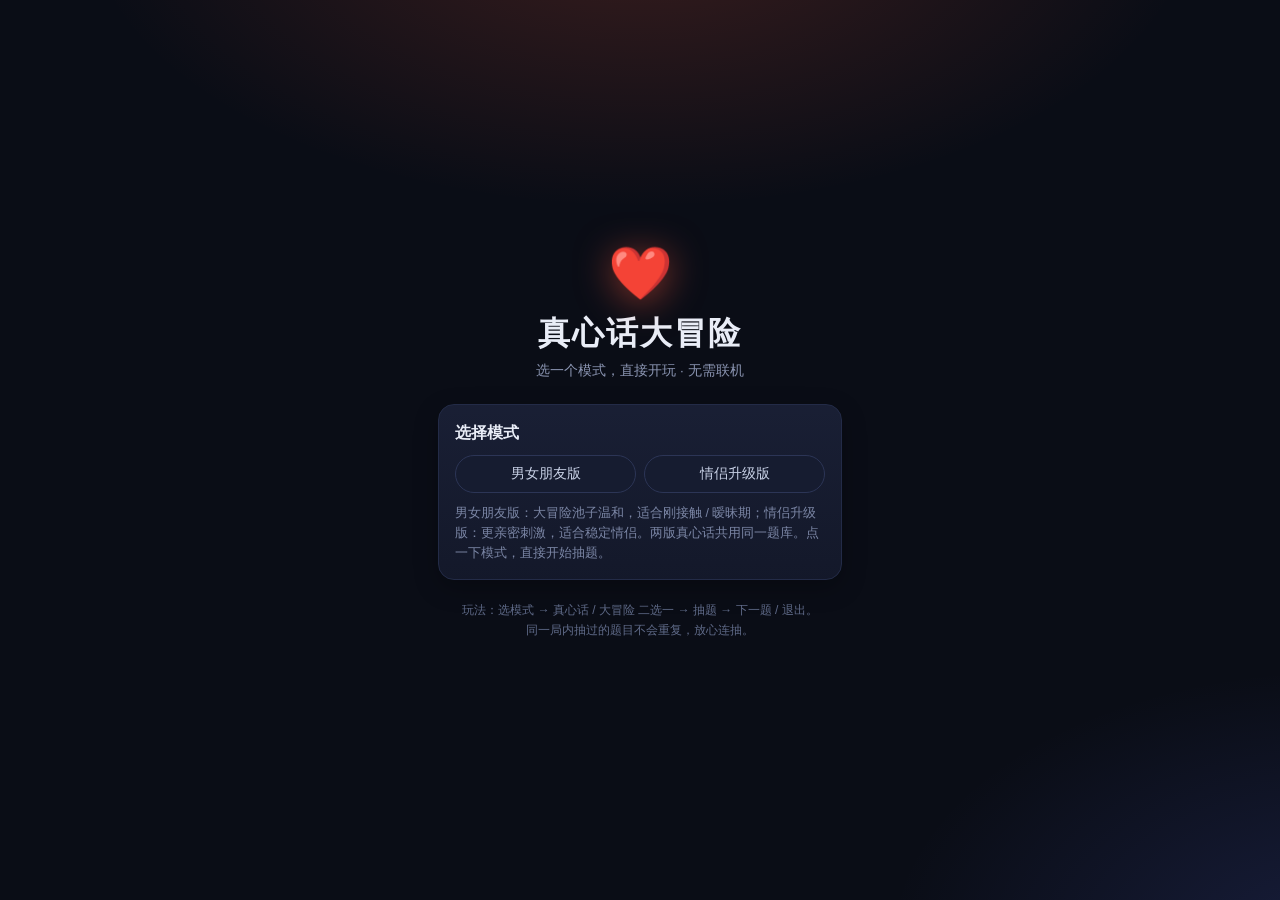
<file: truth-dare/index.html>
<!DOCTYPE html>
<html lang="zh-CN">
<head>
<meta charset="utf-8">
<meta name="viewport" content="width=device-width,initial-scale=1,viewport-fit=cover,user-scalable=no">
<meta name="theme-color" content="#0a0d16">
<meta name="description" content="真心话大冒险 · 纯静态网页小游戏，手机电脑都能玩，适合聚会喝酒、情侣互动。">
<title>真心话大冒险</title>
<link rel="icon" href="data:image/svg+xml,%3Csvg xmlns='http://www.w3.org/2000/svg' viewBox='0 0 64 64'%3E%3Crect x='4' y='12' width='56' height='40' rx='9' fill='%23141a2b'/%3E%3Cpath d='M20 24q6-9 12 0 6-9 12 0 6 9-12 20-18-11-12-20z' fill='%23ff3d6e'/%3E%3C/svg%3E">
<style>
*{box-sizing:border-box;-webkit-tap-highlight-color:transparent}
html{height:100%}
body{
  height:100%;margin:0;overflow:hidden;
  background:#0a0d16;
  background-image:radial-gradient(900px 480px at 50% -10%,rgba(255,95,60,.20),transparent 62%),radial-gradient(760px 460px at 105% 105%,rgba(95,115,255,.16),transparent 60%);
  color:#e9edf7;
  font:16px/1.5 -apple-system,BlinkMacSystemFont,"Segoe UI","PingFang SC","Hiragino Sans GB","Microsoft YaHei",sans-serif;
  -webkit-text-size-adjust:100%;
}
input,button,select{font-family:inherit;font-size:16px}
.hidden{display:none !important}
.muted{color:#8b95b2;font-size:14px;margin:6px 0}
.hint{color:#7b86a5;font-size:12.5px;line-height:1.6;margin:10px 0 0}
h1,h2,h3{margin:0}
h2{font-size:16px;margin-bottom:10px}

/* ---------- 通用组件（与数字炸弹一致） ---------- */
.card{
  background:linear-gradient(180deg,rgba(26,32,54,.95),rgba(20,25,43,.95));
  border:1px solid #232b47;border-radius:16px;padding:16px;
  box-shadow:0 8px 24px rgba(0,0,0,.25);
}
.btn{
  border:0;border-radius:12px;height:48px;padding:0 18px;
  background:#242c49;color:#e9edf7;font-weight:600;cursor:pointer;
  transition:transform .12s ease,filter .12s ease,opacity .12s ease;
  display:inline-flex;align-items:center;justify-content:center;white-space:nowrap;
}
.btn:active{transform:scale(.97)}
.btn.primary{background:linear-gradient(135deg,#ff8a3d,#ff3d6e);color:#fff;box-shadow:0 8px 20px rgba(255,80,90,.28)}
.btn.block{width:100%;margin-top:14px}
.btn:disabled{opacity:.42;cursor:not-allowed;box-shadow:none}
.btn-row{display:flex;gap:10px;margin-top:14px}
.btn-row .btn{flex:1 1 0;padding:0 10px}
.mini{
  border:1px solid #2c3556;background:#1b2238;color:#c8d1e6;
  border-radius:9px;height:30px;padding:0 10px;font-size:12.5px;cursor:pointer;
}
.mini.ghost{background:transparent}

/* ---------- 屏幕 ---------- */
.screen{display:none;height:100%}
.screen.active{display:flex;flex-direction:column}
#screen-mode{overflow-y:auto}
.home-wrap{margin:auto;width:100%;max-width:440px;padding:28px 18px calc(28px + env(safe-area-inset-bottom))}
.brand{text-align:center;margin-bottom:22px}
.logo{font-size:52px;line-height:1;filter:drop-shadow(0 6px 18px rgba(255,90,60,.5))}
.brand h1{font-size:28px;margin:10px 0 4px;letter-spacing:2px}
.brand p{color:#8b95b2;font-size:13.5px;margin:0}
.foot-note{text-align:center;color:#5f6a88;font-size:12px;margin-top:20px;line-height:1.7}

/* 模式选择：与数字炸弹「位数选择」一致的胶囊按钮 */
.pills{display:flex;gap:8px;margin:0 0 2px}
.pill{
  flex:1 1 0;min-width:0;white-space:nowrap;text-align:center;
  border:1px solid #2c3556;background:#161c30;color:#c8d1e6;border-radius:999px;
  height:38px;padding:0 8px;font-size:14px;cursor:pointer;
}
.pill.on{background:linear-gradient(135deg,#ff8a3d,#ff3d6e);border-color:transparent;color:#fff;font-weight:600}

/* ---------- 游戏页 ---------- */
#screen-play{overflow:hidden}
.topbar{
  flex:0 0 auto;display:flex;align-items:center;justify-content:space-between;gap:10px;
  padding:10px 12px;padding-top:calc(10px + env(safe-area-inset-top));
  background:rgba(13,17,32,.94);border-bottom:1px solid #1e2540;backdrop-filter:blur(8px);
}
.topbar .title{font-size:17px;font-weight:700;letter-spacing:1px}
.topbar .mode-badge{
  font-size:11.5px;color:#ffb020;border:1px solid #3a3350;background:#1b1a2c;border-radius:999px;padding:3px 9px;
}
.main{
  flex:1 1 auto;min-height:0;overflow-y:auto;padding:12px 12px calc(16px + env(safe-area-inset-bottom));
  display:flex;flex-direction:column;gap:12px;-webkit-overflow-scrolling:touch;
}
.center-box{margin:auto;width:100%;max-width:520px;display:flex;flex-direction:column;gap:12px}

/* 二选一两个大按钮 */
.pick-card{padding:18px 16px}
.pick-card h2{font-size:16px;text-align:center;color:#c8d1e6;margin-bottom:14px}
.pick-btn{
  width:100%;height:64px;font-size:20px;font-weight:700;border-radius:14px;letter-spacing:2px;
}
.pick-btn + .pick-btn{margin-top:12px}
.pick-btn.dare{background:linear-gradient(135deg,#ff8a3d,#ff3d6e);color:#fff;box-shadow:0 8px 22px rgba(255,80,90,.3)}
.pick-btn.truth{background:#242c49;color:#e9edf7}

/* 题目大卡片 */
.q-card{
  text-align:center;padding:28px 20px;
  background:linear-gradient(180deg,#1c2340,#141a2c);border:1px solid #2c3556;
  border-radius:20px;box-shadow:0 12px 34px rgba(0,0,0,.4);
  animation:pop .22s ease;
}
@keyframes pop{from{transform:scale(.94);opacity:0}to{transform:scale(1);opacity:1}}
.q-kicker{
  display:inline-block;font-size:12.5px;font-weight:700;letter-spacing:2px;
  border-radius:999px;padding:4px 12px;margin-bottom:18px;
}
.q-kicker.truth{background:rgba(255,138,61,.16);color:#ffb020;border:1px solid #45331f}
.q-kicker.dare{background:rgba(65,140,255,.16);color:#79b0ff;border:1px solid #26375c}
.q-text{
  font-size:21px;line-height:1.85;font-weight:600;color:#fff;
  letter-spacing:.5px;word-break:break-word;
}
.q-foot{margin-top:18px;font-size:12px;color:#6d7796}

/* 桌面端微调 */
@media (min-width:760px){
  .brand h1{font-size:32px}
  .q-text{font-size:23px}
}
</style>
</head>
<body>

<!-- ============ 模式选择（主页） ============ -->
<section id="screen-mode" class="screen active">
  <div class="home-wrap">
    <div class="brand">
      <div class="logo">❤️</div>
      <h1>真心话大冒险</h1>
      <p>选一个模式，直接开玩 · 无需联机</p>
    </div>

    <div class="card">
      <h2>选择模式</h2>
      <div class="pills">
        <button class="pill" data-action="mode" data-v="date">男女朋友版</button>
        <button class="pill" data-action="mode" data-v="couple">情侣升级版</button>
      </div>
      <p class="hint">男女朋友版：大冒险池子温和，适合刚接触 / 暧昧期；情侣升级版：更亲密刺激，适合稳定情侣。两版真心话共用同一题库。点一下模式，直接开始抽题。</p>
    </div>

    <p class="foot-note">
      玩法：选模式 → 真心话 / 大冒险 二选一 → 抽题 → 下一题 / 退出。<br>
      同一局内抽过的题目不会重复，放心连抽。
    </p>
  </div>
</section>

<!-- ============ 游戏页 ============ -->
<section id="screen-play" class="screen">
  <header class="topbar">
    <div class="title">真心话大冒险</div>
    <div style="display:flex;align-items:center;gap:8px">
      <span id="mode-badge" class="mode-badge">男女朋友版</span>
      <button class="mini ghost" data-action="exit">退出</button>
    </div>
  </header>
  <main id="play-main" class="main"></main>
</section>

<script src="truth-dare.js"></script>
<script>
(function () {
  'use strict';

  function $(id) { return document.getElementById(id); }
  function esc(v) {
    return String(v == null ? '' : v).replace(/[&<>"']/g, function (c) {
      return { '&': '&amp;', '<': '&lt;', '>': '&gt;', '"': '&quot;', "'": '&#39;' }[c];
    });
  }

  var MODE_LABEL = { date: '男女朋友版', couple: '情侣升级版' };

  var S = {
    mode: null,
    deck: null,
    kind: null,     // null | 'truth' | 'dare'
    text: '',
    cat: ''
  };

  function showScreen(id) {
    var list = document.querySelectorAll('.screen');
    for (var i = 0; i < list.length; i++) list[i].classList.remove('active');
    $(id).classList.add('active');
  }

  /* ---------------- 渲染游戏区 ---------------- */
  function renderPlay() {
    $('mode-badge').textContent = MODE_LABEL[S.mode] || '';

    if (!S.kind) {
      $('play-main').innerHTML =
        '<div class="center-box">' +
          '<div class="card pick-card">' +
            '<h2>选一个，开始抽题</h2>' +
            '<button class="btn pick-btn dare" data-action="pick" data-v="dare">大冒险</button>' +
            '<button class="btn pick-btn truth" data-action="pick" data-v="truth">真心话</button>' +
            '<p class="hint" style="text-align:center;margin-top:14px">真心话与大冒险各自独立抽题，「下一题」会在同类型题库里继续抽。</p>' +
          '</div>' +
        '</div>';
      return;
    }

    var isTruth = (S.kind === 'truth');
    $('play-main').innerHTML =
      '<div class="center-box">' +
        '<div class="q-card">' +
          '<span class="q-kicker ' + (isTruth ? 'truth' : 'dare') + '">' +
            (isTruth ? '真心话' : '大冒险') + (S.cat && !isTruth ? ' · ' + catLabel(S.cat) : '') +
          '</span>' +
          '<div class="q-text">' + esc(S.text) + '</div>' +
          '<div class="q-foot">已抽 ' + S.drawn + ' 题 · 同类型继续抽不重复</div>' +
        '</div>' +
        '<div class="btn-row">' +
          '<button class="btn primary" data-action="next">下一题</button>' +
          '<button class="btn" data-action="exit">退出</button>' +
        '</div>' +
      '</div>';
  }

  var CAT_LABEL = {
    hand: '手部互动', shoulder: '肩颈与依偎', waist: '腰部与拥抱', face: '近距离对视',
    drink: '饮品与喂食', carry: '公主抱与进阶', warm: '气氛升温',
    kiss: '亲吻', sit: '坐姿', upper: '上身', vibe: '氛围'
  };
  function catLabel(k) { return CAT_LABEL[k] || ''; }

  /* ---------------- 流程 ---------------- */
  function chooseMode(mode) {
    S.mode = (mode === 'couple') ? 'couple' : 'date';
    S.deck = window.TruthDare.createDeck(S.mode);
    S.kind = null; S.text = ''; S.cat = ''; S.drawn = 0;
    showScreen('screen-play');
    renderPlay();
  }

  function pick(kind) {
    if (!S.deck) return;
    S.kind = (kind === 'dare') ? 'dare' : 'truth';
    var q = S.deck.draw(S.kind);
    S.text = q.text; S.cat = q.cat || '';
    S.drawn = 1;
    renderPlay();
  }

  function next() {
    if (!S.deck || !S.kind) return;
    var q = S.deck.draw(S.kind);
    S.text = q.text; S.cat = q.cat || '';
    S.drawn++;
    renderPlay();
  }

  function exitPlay() {
    S.deck = null; S.kind = null; S.text = ''; S.cat = ''; S.drawn = 0;
    showScreen('screen-mode');
  }

  document.addEventListener('click', function (e) {
    var el = e.target && e.target.closest ? e.target.closest('[data-action]') : null;
    if (!el) return;
    var act = el.getAttribute('data-action');
    if (act === 'mode') chooseMode(el.getAttribute('data-v'));
    else if (act === 'pick') pick(el.getAttribute('data-v'));
    else if (act === 'next') next();
    else if (act === 'exit') exitPlay();
  });
})();
</script>
</body>
</html>
</file>
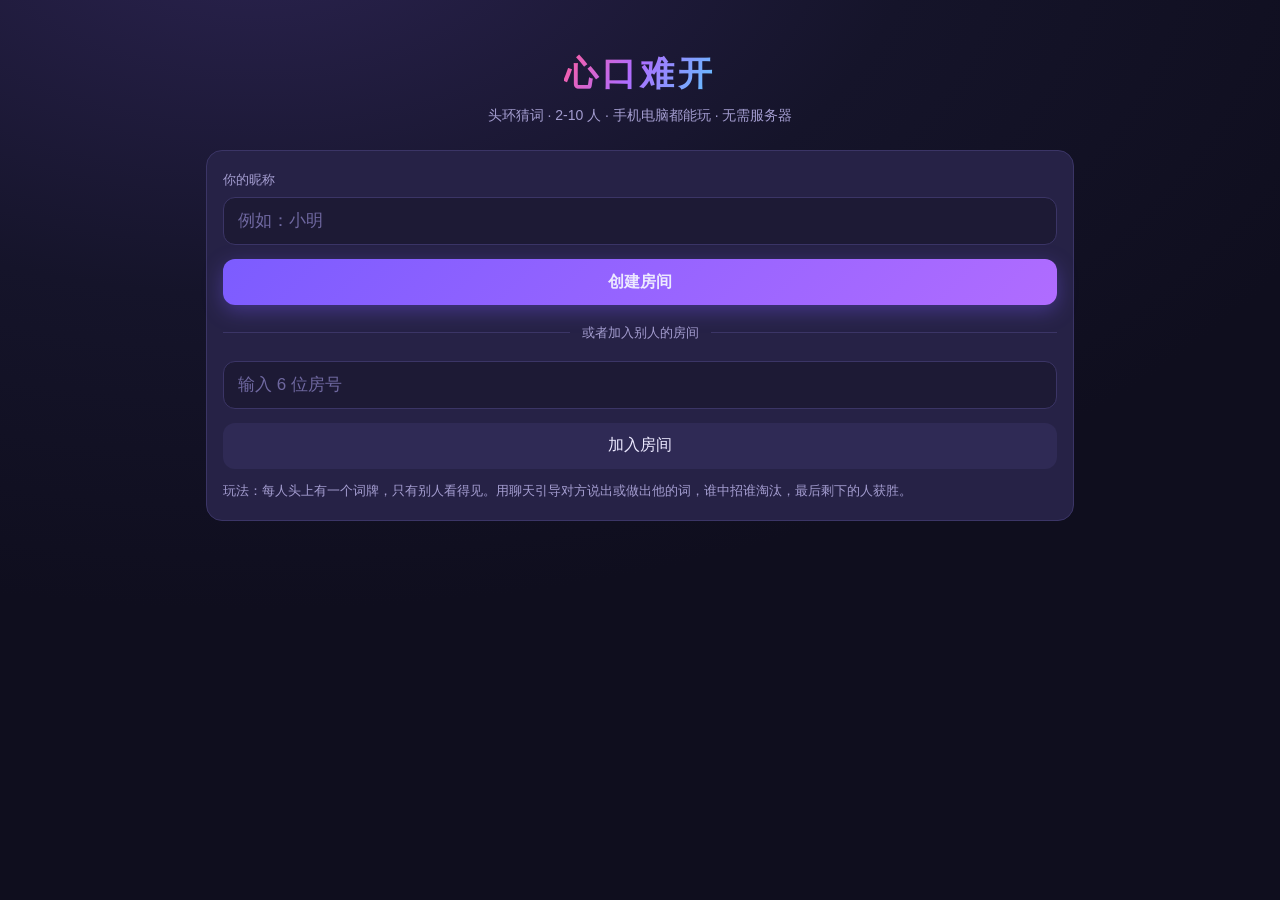
<file: xinkou-nankai/index.html>
<!DOCTYPE html>
<html lang="zh-CN">
<head>
<meta charset="utf-8">
<meta name="viewport" content="width=device-width,initial-scale=1,viewport-fit=cover,user-scalable=no">
<meta name="theme-color" content="#15142a">
<meta name="description" content="心口难开 · 2-10 人联机派对游戏，纯静态页面 + WebRTC 设备直连，无需服务器。">
<title>心口难开 · 多人联机</title>
<link rel="icon" href="data:image/svg+xml,%3Csvg xmlns='http://www.w3.org/2000/svg' viewBox='0 0 64 64'%3E%3Cpath d='M14 32a18 18 0 0 1 36 0' stroke='%23ff5c9d' stroke-width='6' fill='none' stroke-linecap='round'/%3E%3Ccircle cx='32' cy='38' r='17' fill='%23332b5e'/%3E%3Crect x='21' y='4' width='22' height='15' rx='4' fill='%23ffd54a'/%3E%3Cpath d='M27 11.5h10' stroke='%23332b5e' stroke-width='3' stroke-linecap='round'/%3E%3C/svg%3E">
<link rel="stylesheet" href="style.css">
</head>
<body>
<div id="app" class="app"></div>
<div id="toast" class="toast"></div>

<!-- PeerJS：优先使用本地 vendor 副本，缺失时自动回退到 CDN（GitHub Pages 与本地预览都可用） -->
<script src="vendor/peerjs.min.js"></script>
<script>if (typeof Peer === 'undefined') { document.write('<script src="https://unpkg.com/peerjs@1.5.4/dist/peerjs.min.js"><\/script>'); }</script>
<script>if (typeof Peer === 'undefined') { document.write('<script src="https://cdn.jsdelivr.net/npm/peerjs@1.5.4/dist/peerjs.min.js"><\/script>'); }</script>

<!-- 词库（浏览器版，与原 Node 版共用同一份数据） -->
<script src="data/action.js"></script>
<script src="data/word.js"></script>

<!-- 纯静态 P2P 引擎与界面逻辑 -->
<script src="engine.js"></script>
<script src="app.js"></script>
</body>
</html>
</file>
<file: xinkou-nankai/style.css>
:root {
  --bg: #15142a;
  --bg2: #1e1b38;
  --card: #262246;
  --card2: #2f2a55;
  --line: #3b3566;
  --text: #ece9ff;
  --muted: #a49dd0;
  --primary: #7c5cff;
  --primary2: #b06cff;
  --pink: #ff5c9d;
  --green: #35d07f;
  --red: #ff5f6d;
  --amber: #ffb545;
  --radius: 16px;
}

* { box-sizing: border-box; -webkit-tap-highlight-color: transparent; }

html, body {
  margin: 0;
  padding: 0;
  min-height: 100%;
}

body {
  background: radial-gradient(1200px 700px at 20% -10%, #2b2350 0%, var(--bg) 55%, #0f0e1e 100%);
  color: var(--text);
  font-family: -apple-system, BlinkMacSystemFont, "PingFang SC", "Microsoft YaHei", "Helvetica Neue", Arial, sans-serif;
  font-size: 16px;
  line-height: 1.5;
  min-height: 100vh;
  overflow-x: hidden;
}

.app {
  max-width: 900px;
  margin: 0 auto;
  padding: 20px 16px calc(32px + env(safe-area-inset-bottom));
  min-height: 100vh;
}

h1, h2, h3 { margin: 0 0 8px; font-weight: 700; }
h1 { font-size: 30px; letter-spacing: 2px; }

.muted { color: var(--muted); }
.small { font-size: 13px; }
.center { text-align: center; }
.hidden { display: none !important; }
.mt { margin-top: 14px; }
.mb { margin-bottom: 14px; }

/* ---------- 通用控件 ---------- */
button {
  font-family: inherit;
  font-size: 16px;
  border: none;
  border-radius: 12px;
  padding: 12px 18px;
  min-height: 46px;
  cursor: pointer;
  color: var(--text);
  background: var(--card2);
  transition: transform .08s ease, filter .15s ease, opacity .15s ease;
}
button:active { transform: scale(.97); }
button:disabled { opacity: .45; cursor: not-allowed; }
button.primary {
  background: linear-gradient(135deg, var(--primary) 0%, var(--primary2) 100%);
  font-weight: 700;
  box-shadow: 0 6px 20px rgba(124, 92, 255, .35);
}
button.pink { background: linear-gradient(135deg, #ff5c9d, #b06cff); font-weight: 700; }
button.ghost { background: transparent; border: 1px solid var(--line); }
button.danger { background: rgba(255, 95, 109, .16); border: 1px solid rgba(255, 95, 109, .5); color: #ffb4bb; }
button.wide { width: 100%; }
button.sm { min-height: 38px; padding: 8px 12px; font-size: 14px; border-radius: 10px; }

input {
  width: 100%;
  font-family: inherit;
  font-size: 17px;
  padding: 13px 14px;
  border-radius: 12px;
  border: 1px solid var(--line);
  background: rgba(0, 0, 0, .25);
  color: var(--text);
  outline: none;
  min-height: 48px;
}
input:focus { border-color: var(--primary); }
input::placeholder { color: #6f68a0; }

.card {
  background: var(--card);
  border: 1px solid var(--line);
  border-radius: var(--radius);
  padding: 16px;
}

.row { display: flex; gap: 10px; align-items: center; }
.row.wrap { flex-wrap: wrap; }
.grow { flex: 1; }

/* ---------- 首页 ---------- */
.hero {
  text-align: center;
  padding: 28px 0 10px;
}
.hero .logo {
  display: inline-block;
  font-size: 34px;
  font-weight: 800;
  letter-spacing: 4px;
  background: linear-gradient(120deg, #ff5c9d, #b06cff 45%, #5cc8ff);
  -webkit-background-clip: text;
  background-clip: text;
  color: transparent;
}
.hero .tag { color: var(--muted); margin-top: 6px; font-size: 14px; }

.divider {
  display: flex;
  align-items: center;
  gap: 12px;
  color: var(--muted);
  font-size: 13px;
  margin: 18px 0;
}
.divider::before, .divider::after {
  content: "";
  flex: 1;
  height: 1px;
  background: var(--line);
}

/* ---------- 顶栏 ---------- */
.topbar {
  display: flex;
  align-items: center;
  justify-content: space-between;
  gap: 10px;
  flex-wrap: wrap;
  margin-bottom: 14px;
}
.room-code {
  font-size: 14px;
  color: var(--muted);
}
.room-code b {
  font-size: 26px;
  color: var(--text);
  letter-spacing: 3px;
  font-variant-numeric: tabular-nums;
}

/* ---------- 玩家列表 ---------- */
.players {
  display: grid;
  grid-template-columns: repeat(auto-fill, minmax(130px, 1fr));
  gap: 10px;
}
.p-chip {
  background: var(--card2);
  border: 1px solid var(--line);
  border-radius: 12px;
  padding: 10px 12px;
  font-size: 15px;
  display: flex;
  align-items: center;
  gap: 8px;
  min-height: 48px;
  overflow: hidden;
}
.p-chip .dot {
  width: 8px; height: 8px; border-radius: 50%;
  background: var(--green); flex: 0 0 auto;
}
.p-chip.off .dot { background: #6b648f; }
.p-chip .nm { white-space: nowrap; overflow: hidden; text-overflow: ellipsis; }
.badge {
  font-size: 11px;
  padding: 2px 7px;
  border-radius: 999px;
  background: linear-gradient(135deg, #ffb545, #ff5c9d);
  color: #2a1030;
  font-weight: 700;
  flex: 0 0 auto;
}

/* ---------- 配置面板 ---------- */
.config h4 {
  margin: 0 0 8px;
  font-size: 14px;
  color: var(--muted);
  font-weight: 600;
}
.seg {
  display: flex;
  gap: 8px;
  flex-wrap: wrap;
  margin-bottom: 16px;
}
.seg button {
  flex: 1 1 0;
  min-width: 72px;
  min-height: 44px;
  padding: 10px 6px;
  font-size: 15px;
  background: rgba(0, 0, 0, .22);
  border: 1px solid var(--line);
  border-radius: 12px;
}
.seg button.on {
  background: linear-gradient(135deg, var(--primary), var(--primary2));
  border-color: transparent;
  font-weight: 700;
  box-shadow: 0 4px 16px rgba(124, 92, 255, .35);
}

/* ---------- 对局 ---------- */
.game-top {
  display: flex;
  gap: 8px;
  flex-wrap: wrap;
  align-items: center;
  justify-content: space-between;
  margin-bottom: 12px;
  font-size: 14px;
  color: var(--muted);
}
.game-top .pill {
  background: var(--card2);
  border: 1px solid var(--line);
  border-radius: 999px;
  padding: 6px 12px;
}
.game-top .pill b { color: var(--text); }

.self-card {
  background: linear-gradient(135deg, #3a2f6e, #4b2a63 60%, #5c2a55);
  border: 1px solid #5b4ba0;
  border-radius: var(--radius);
  padding: 16px;
  margin-bottom: 16px;
}
.self-card .title { font-size: 13px; color: #cbbff5; }
.self-card .name { font-size: 20px; font-weight: 700; margin: 2px 0 10px; }
.masked {
  font-size: 22px;
  letter-spacing: 6px;
  color: #8d84c4;
  margin: 6px 0 12px;
  font-weight: 700;
}
.revealed-word {
  color: #ffe27a;
  letter-spacing: 2px;
  text-shadow: 0 0 14px rgba(255, 213, 74, .5);
}

.grid-players {
  display: grid;
  grid-template-columns: repeat(auto-fill, minmax(160px, 1fr));
  gap: 12px;
}
.pcard {
  background: var(--card);
  border: 1px solid var(--line);
  border-radius: 14px;
  padding: 12px;
  cursor: pointer;
  user-select: none;
  transition: border-color .15s ease, transform .08s ease;
}
.pcard:active { transform: scale(.985); }
.pcard.viewing { border-color: var(--amber); box-shadow: 0 0 0 1px rgba(255, 181, 69, .4); }
.pcard.out { opacity: .45; filter: grayscale(.75); cursor: default; }
.pcard .head {
  display: flex;
  align-items: center;
  gap: 8px;
  margin-bottom: 8px;
}
.pcard .nm {
  font-weight: 700;
  font-size: 15px;
  white-space: nowrap;
  overflow: hidden;
  text-overflow: ellipsis;
  flex: 1;
}
.pcard .st { font-size: 11px; color: var(--muted); flex: 0 0 auto; }
.pcard .word {
  min-height: 40px;
  display: flex;
  align-items: center;
  justify-content: center;
  background: rgba(0, 0, 0, .25);
  border-radius: 10px;
  font-size: 17px;
  font-weight: 700;
  letter-spacing: 2px;
  color: #8d84c4;
  text-align: center;
  padding: 6px;
  word-break: break-all;
}
.pcard .word.open { color: #ffe27a; letter-spacing: 3px; }
.pcard .word.dead { color: #8a8299; }
.pcard .acts { display: flex; gap: 6px; margin-top: 10px; }
.pcard .acts button { flex: 1; }

.hint {
  font-size: 13px;
  color: var(--muted);
  margin: 12px 0 4px;
}

.log {
  margin-top: 16px;
  border-top: 1px solid var(--line);
  padding-top: 12px;
  font-size: 13px;
  color: var(--muted);
}
.log div { padding: 2px 0; }

/* ---------- 结算 ---------- */
.result-hero {
  text-align: center;
  padding: 22px 0 10px;
}
.result-hero .crown { font-size: 40px; }
.result-hero .winner {
  font-size: 26px;
  font-weight: 800;
  background: linear-gradient(120deg, #ffd54a, #ff7ab8, #a97bff);
  -webkit-background-clip: text;
  background-clip: text;
  color: transparent;
  margin-top: 4px;
}

.final-list {
  display: grid;
  grid-template-columns: repeat(auto-fill, minmax(140px, 1fr));
  gap: 8px;
  margin-top: 12px;
}
.final-item {
  background: rgba(0, 0, 0, .22);
  border: 1px solid var(--line);
  border-radius: 10px;
  padding: 8px 10px;
  font-size: 13px;
}
.final-item b { display: block; margin-top: 2px; font-size: 15px; color: #ffe27a; letter-spacing: 1px; }

/* ---------- Toast ---------- */
.toast {
  position: fixed;
  left: 50%;
  bottom: calc(28px + env(safe-area-inset-bottom));
  transform: translate(-50%, 20px);
  background: rgba(20, 16, 40, .96);
  border: 1px solid var(--line);
  color: var(--text);
  padding: 12px 18px;
  border-radius: 12px;
  font-size: 14px;
  max-width: 86vw;
  opacity: 0;
  pointer-events: none;
  transition: opacity .2s ease, transform .2s ease;
  z-index: 999;
  text-align: center;
}
.toast.show { opacity: 1; transform: translate(-50%, 0); }

/* ---------- 连接状态提示条（纯静态 P2P 版新增） ---------- */
.conn-bar {
  background: rgba(255, 181, 69, .14);
  border: 1px solid rgba(255, 181, 69, .45);
  color: #ffd79a;
  border-radius: 12px;
  padding: 10px 14px;
  font-size: 13.5px;
  margin-bottom: 14px;
}

@media (max-width: 420px) {
  .app { padding: 14px 12px calc(26px + env(safe-area-inset-bottom)); }
  h1 { font-size: 26px; }
  .players { grid-template-columns: repeat(auto-fill, minmax(110px, 1fr)); }
  .grid-players { grid-template-columns: repeat(auto-fill, minmax(140px, 1fr)); }
}
</file>
